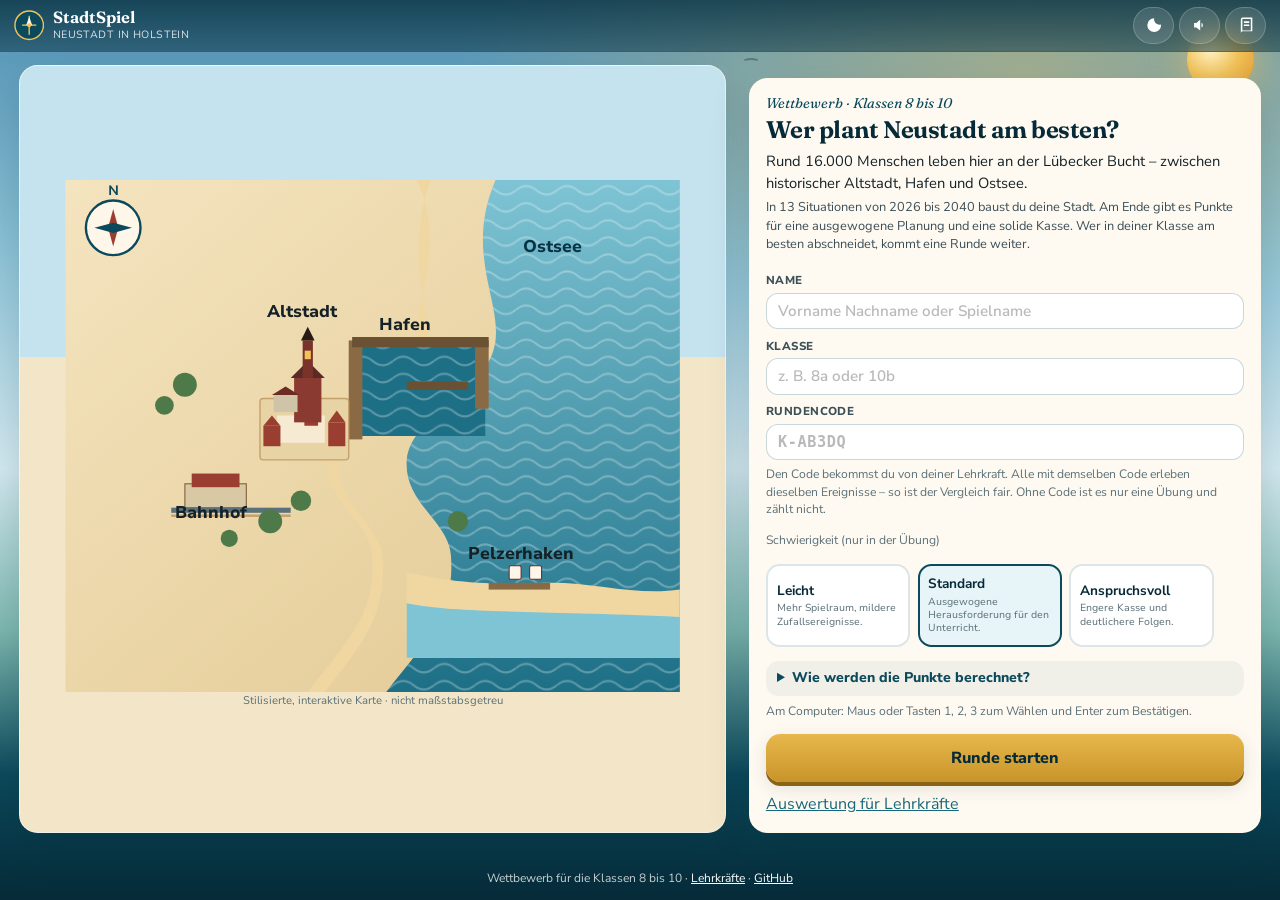
<file: index.html>
<!DOCTYPE html>
<html lang="de">
<head>
  <meta charset="UTF-8">
  <meta name="viewport" content="width=device-width, initial-scale=1, viewport-fit=cover">
  <meta name="theme-color" content="#0b4a5c">
  <meta name="description" content="StadtSpiel-Wettbewerb: Stadtplanung in Neustadt in Holstein für die Klassen 8 bis 10. Am PC spielen, Punkte vergleichen, die besten kommen weiter.">
  <title>StadtSpiel-Wettbewerb – Neustadt in Holstein</title>
  <link rel="icon" href="favicon.svg" type="image/svg+xml">
  <link rel="manifest" href="manifest.webmanifest">
  <link rel="apple-touch-icon" href="favicon.svg">
  <link rel="preconnect" href="https://fonts.googleapis.com">
  <link rel="preconnect" href="https://fonts.gstatic.com" crossorigin>
  <link href="https://fonts.googleapis.com/css2?family=Fraunces:ital,opsz,wght@0,9..144,500;0,9..144,700;1,9..144,500&family=Nunito+Sans:wght@400;600;700;800&display=swap" rel="stylesheet">
  <link rel="stylesheet" href="css/styles.css">
</head>
<body>
  <div class="backdrop" aria-hidden="true">
    <div class="sun"></div>
    <div class="gull"></div>
    <div class="gull"></div>
    <div class="gull"></div>
  </div>
  <div id="confetti" hidden></div>

  <div class="app">
    <header class="topbar">
      <div class="brand">
        <svg class="brand-mark" viewBox="0 0 32 32" aria-hidden="true">
          <circle cx="16" cy="16" r="15" fill="#0b4a5c" stroke="#f2c35a" stroke-width="1.5"/>
          <path d="M16 6v20M8.5 16h15" stroke="#f2c35a" stroke-width="1.4"/>
          <path d="M16 7.2l3.2 8.8H12.8L16 7.2z" fill="#fff6ea"/>
          <circle cx="16" cy="16" r="2.1" fill="#f2c35a"/>
        </svg>
        <div>
          <strong>StadtSpiel</strong>
          <span>Neustadt in Holstein</span>
        </div>
      </div>
      <div class="top-actions">
        <button class="icon-btn" id="btn-theme" type="button" aria-pressed="false" aria-label="Dunkles Design">
          <svg viewBox="0 0 24 24" aria-hidden="true"><path fill="currentColor" d="M12 3a9 9 0 1 0 9 9c0-.3 0-.6-.1-.9A7 7 0 0 1 12 3z"/></svg><span class="visually-hidden">Design</span>
        </button>
        <button class="icon-btn" id="btn-sound" type="button" aria-pressed="false" aria-label="Ton aus">
          <svg viewBox="0 0 24 24" aria-hidden="true"><path fill="currentColor" d="M4 9v6h3l5 4V5L7 9H4zm11.5 3a3.5 3.5 0 0 0-1.8-3.1v6.2A3.5 3.5 0 0 0 15.5 12z"/></svg><span class="visually-hidden">Ton aus</span>
        </button>
        <button class="icon-btn" id="btn-glossary" type="button" aria-label="Lexikon">
          <svg viewBox="0 0 24 24" aria-hidden="true"><path fill="currentColor" d="M5 4.5A2.5 2.5 0 0 1 7.5 2H20v18H7.5A2.5 2.5 0 0 0 5 22.5V4.5zM7.5 4A.5.5 0 0 0 7 4.5V19h11V4H7.5z"/><path fill="currentColor" d="M9 7h7v2H9V7zm0 4h7v2H9v-2z"/></svg><span class="visually-hidden">Lexikon</span>
        </button>
      </div>
    </header>

    <main>
      <section id="screen-start" class="screen active">
        <div class="card map-wrap">
          <svg id="intro-map" class="map-svg" viewBox="0 0 360 300" role="img" aria-labelledby="map-title map-desc" data-weather="fair" data-year="2026">
  <title id="intro-map-title">Interaktive Karte von Neustadt in Holstein</title>
  <desc id="intro-map-desc">Ostsee im Osten, Hafen und Altstadt in der Mitte, Pelzerhaken im Süden. Marker zeigen Planungssituationen. Nicht maßstabsgetreu.</desc>
  <defs>
    <linearGradient id="intro-water" x1="0" y1="0" x2="0" y2="1">
      <stop offset="0" stop-color="#7ec4d4"/><stop offset="1" stop-color="#1d6f86"/>
    </linearGradient>
    <linearGradient id="intro-land" x1="0" y1="0" x2="1" y2="1">
      <stop offset="0" stop-color="#f4e4bf"/><stop offset="1" stop-color="#e2c891"/>
    </linearGradient>
    <pattern id="intro-waves" width="24" height="10" patternUnits="userSpaceOnUse">
      <path d="M0 6 q6 -5 12 0 t12 0" fill="none" stroke="#ffffff" stroke-opacity="0.28" stroke-width="1.2"/>
    </pattern>
    <linearGradient id="intro-dusk" x1="0" y1="0" x2="0" y2="1">
      <stop offset="0" stop-color="#1a3350" stop-opacity="0.35"/><stop offset="1" stop-color="#0b1c28" stop-opacity="0.15"/>
    </linearGradient>
  </defs>
  <rect width="360" height="300" fill="url(#intro-land)"/>
  <path fill="url(#intro-water)" d="M210 0h150v300H188c22-28 40-46 38-78 0-22-28-32-26-58 3-28 48-38 52-70 3-24-18-52 0-94z"/>
  <path fill="url(#intro-waves)" class="wave" d="M210 0h150v300H188c22-28 40-46 38-78 0-22-28-32-26-58 3-28 48-38 52-70 3-24-18-52 0-94z"/>
  <path d="M206 0c18 40-2 70 0 94-4 32-49 42-52 70-2 26 26 36 26 58 2 32-16 50-38 78l10 0c20-26 36-44 34-76 0-22-28-34-26-58 3-28 48-40 52-70 2-22-14-50 2-96z" fill="#f0d7a2"/>
  <!-- Hafenbecken -->
  <path d="M168 96h78v54H168z" fill="#1d6f86"/>
  <path d="M168 96h78v54H168z" fill="url(#intro-waves)"/>
  <rect x="166" y="94" width="8" height="58" fill="#8a6a45"/>
  <rect x="240" y="94" width="8" height="40" fill="#8a6a45"/>
  <rect x="168" y="92" width="80" height="6" fill="#6b5134"/>
  <rect x="200" y="118" width="36" height="5" fill="#6b5134"/>
  <g class="layer layer-hafen-green">
    <rect x="172" y="98" width="70" height="12" fill="#6b8f4e"/>
    <circle cx="180" cy="104" r="5" fill="#2f6b4f"/>
    <circle cx="198" cy="103" r="6" fill="#4e7a4a"/>
    <circle cx="220" cy="105" r="5.5" fill="#2f6b4f"/>
    <path d="M176 128 l40 0 2 4 -44 0z" fill="#c9a36a"/>
  </g>
  <g class="layer layer-hafen-mix">
    <rect x="174" y="100" width="14" height="16" fill="#cfc4a8"/>
    <path d="M173 100h16l-8-6z" fill="#9a3e32"/>
    <rect x="192" y="102" width="12" height="14" fill="#e8d3a4"/>
    <path d="M191 102h14l-7-5z" fill="#0b4a5c"/>
    <rect x="208" y="100" width="16" height="16" fill="#d8c8a4"/>
    <path d="M207 100h18l-9-6z" fill="#9a3e32"/>
  </g>
  <g class="layer layer-hafen-industry">
    <rect x="176" y="99" width="8" height="22" fill="#5b7179"/>
    <rect x="188" y="106" width="18" height="12" fill="#3d4f57"/>
    <rect x="214" y="100" width="6" height="24" fill="#6d2b23"/>
    <path d="M184 132 l16 0 3 5 -22 0z" fill="#9a3e32"/>
    <path d="M208 134 l18 0 3 5 -24 0z" fill="#fff6ea" stroke="#0b4a5c" stroke-width="0.6"/>
  </g>
  <g class="layer layer-heat-strong">
    <path d="M160 150 q20 10 40 4 t50 6" fill="none" stroke="#c44b38" stroke-width="2.4" stroke-dasharray="4 3"/>
    <circle cx="236" cy="118" r="7" fill="#c44b38" stroke="#fff6ea" stroke-width="1"/>
  </g>
  <g class="layer layer-heat-medium">
    <circle cx="236" cy="118" r="7" fill="#e08a4d" stroke="#fff6ea" stroke-width="1"/>
  </g>
  <!-- Altstadt base -->
  <g transform="translate(86,86)">
    <rect x="28" y="42" width="52" height="36" fill="#e8d3a4" stroke="#c4a06a" stroke-width="0.8" rx="2"/>
    <rect x="38" y="52" width="28" height="16" fill="#f7ead3"/>
    <g fill="#9a3e32">
      <path d="M30 58h10v12H30z"/><path d="M30 58l5-6 5 6z"/>
      <path d="M68 56h10v14H68z"/><path d="M68 56l5-7 5 7z"/>
      <path d="M54 48h8v10h-8z"/><path d="M54 48l4-5 4 5z"/>
    </g>
    <g transform="translate(42,8)">
      <rect x="6" y="22" width="16" height="26" fill="#8a3a30"/>
      <path d="M4 22h20l-10-10z" fill="#5c2a24"/>
      <rect x="11" y="0" width="6" height="22" fill="#7a332b"/>
      <path d="M10 0h8l-4-8z" fill="#2a1a16"/>
      <rect x="12.2" y="6" width="3.6" height="5" fill="#f2c35a"/>
    </g>
    <rect x="36" y="40" width="14" height="10" fill="#cfc4a8"/>
    <path d="M35 40h16l-8-5z" fill="#6d2b23"/>
  </g>
  <g class="layer layer-solar">
    <rect x="116" y="140" width="9" height="5" fill="#1b3a6b" transform="rotate(-20 120 142)"/>
    <rect x="154" y="138" width="9" height="5" fill="#1b3a6b" transform="rotate(-18 158 140)"/>
    <rect x="132" y="128" width="8" height="4" fill="#1b3a6b" transform="rotate(-16 136 130)"/>
  </g>
  <g class="layer layer-modern">
    <rect x="128" y="150" width="14" height="22" fill="#8aa4b0"/>
    <rect x="130" y="153" width="4" height="5" fill="#eaf6fa"/>
    <rect x="136" y="153" width="4" height="5" fill="#eaf6fa"/>
  </g>
  <g class="layer layer-infill">
    <rect x="150" y="152" width="10" height="14" fill="#c46a3a"/>
    <path d="M149 152h12l-6-5z" fill="#5c2a24"/>
  </g>
  <g class="layer layer-social">
    <rect x="100" y="158" width="22" height="14" fill="#d8c8a4" stroke="#0b4a5c" stroke-width="0.7"/>
    <rect x="104" y="162" width="5" height="5" fill="#2a1a16"/>
    <rect x="112" y="162" width="5" height="5" fill="#2a1a16"/>
  </g>
  <g class="layer layer-market-busy">
    <circle cx="138" cy="148" r="3" fill="#c44b38"/>
    <circle cx="146" cy="150" r="2.5" fill="#f2c35a"/>
    <circle cx="132" cy="152" r="2.5" fill="#2f6b4f"/>
    <rect x="126" y="154" width="20" height="3" fill="#fff6ea"/>
  </g>
  <g class="layer layer-youth">
    <rect x="108" y="168" width="16" height="10" fill="#2a8aa0"/>
    <path d="M107 168h18l-9-6z" fill="#0b4a5c"/>
    <circle cx="116" cy="176" r="2" fill="#f2c35a"/>
  </g>
  <g class="layer layer-holiday">
    <rect x="158" y="160" width="8" height="8" fill="#fff6ea" stroke="#c46a3a" stroke-width="0.7"/>
    <rect x="168" y="162" width="8" height="8" fill="#fff6ea" stroke="#c46a3a" stroke-width="0.7"/>
  </g>
  <!-- Bahnhof -->
  <g transform="translate(70,168)">
    <rect x="0" y="10" width="36" height="14" fill="#d8c8a4" stroke="#8a6a45" stroke-width="0.7"/>
    <rect x="4" y="4" width="28" height="8" fill="#9a3e32"/>
    <rect x="-8" y="24" width="70" height="3" fill="#5b7179"/>
    <rect x="-8" y="28" width="70" height="1.4" fill="#c4a06a"/>
  </g>
  <g class="layer layer-rail">
    <path d="M62 200 q40 18 80 8 t90 20" fill="none" stroke="#d9a441" stroke-width="2.2" stroke-dasharray="6 4"/>
    <circle cx="88" cy="200" r="4" fill="#d9a441"/>
  </g>
  <g class="layer layer-bus">
    <path d="M88 200 q30 -20 70 -10 t80 40" fill="none" stroke="#1b6f86" stroke-width="2" stroke-dasharray="5 4"/>
  </g>
  <g class="layer layer-walk">
    <path d="M126 160 q30 20 40 40 t50 50" fill="none" stroke="#2f6b4f" stroke-width="2.2" stroke-linecap="round"/>
  </g>
  <g class="layer layer-cars">
    <rect x="150" y="170" width="7" height="4" rx="1" fill="#3d4f57"/>
    <rect x="160" y="176" width="7" height="4" rx="1" fill="#9a3e32"/>
    <rect x="148" y="182" width="7" height="4" rx="1" fill="#0b4a5c"/>
  </g>
  <!-- Trees base -->
  <g fill="#4e7a4a">
    <circle cx="70" cy="120" r="7"/><circle cx="58" cy="132" r="5.5"/>
    <circle cx="120" cy="200" r="7"/><circle cx="138" cy="188" r="6"/>
    <circle cx="96" cy="210" r="5"/><circle cx="230" cy="200" r="6"/>
  </g>
  <g class="layer layer-trees-mid">
    <circle cx="80" cy="148" r="6" fill="#2f6b4f"/>
    <circle cx="200" cy="188" r="6" fill="#4e7a4a"/>
  </g>
  <g class="layer layer-trees-high">
    <circle cx="80" cy="148" r="7" fill="#2f6b4f"/>
    <circle cx="52" cy="160" r="7" fill="#4e7a4a"/>
    <circle cx="200" cy="188" r="7" fill="#2f6b4f"/>
    <circle cx="214" cy="176" r="6" fill="#4e7a4a"/>
    <circle cx="164" cy="200" r="6" fill="#2f6b4f"/>
    <circle cx="100" cy="120" r="6" fill="#4e7a4a"/>
  </g>
  <!-- Pelzerhaken beach -->
  <path d="M200 230c20 4 40 8 80 6 28-1 54 8 80 4v40H200z" fill="#f0d7a2"/>
  <path d="M200 248c30 6 70 4 160 8v24H200z" fill="#7ec4d4"/>
  <rect x="248" y="236" width="36" height="4" fill="#8a6a45"/>
  <rect x="260" y="226" width="7" height="8" rx="1" fill="#fff6ea" stroke="#6d2b23" stroke-width="0.6"/>
  <rect x="272" y="226" width="7" height="8" rx="1" fill="#fff6ea" stroke="#6d2b23" stroke-width="0.6"/>
  <g class="layer layer-beach-busy">
    <rect x="236" y="226" width="7" height="8" rx="1" fill="#fff6ea" stroke="#6d2b23" stroke-width="0.6"/>
    <rect x="248" y="224" width="7" height="8" rx="1" fill="#fff6ea" stroke="#6d2b23" stroke-width="0.6"/>
    <rect x="284" y="226" width="7" height="8" rx="1" fill="#fff6ea" stroke="#6d2b23" stroke-width="0.6"/>
    <rect x="296" y="225" width="7" height="8" rx="1" fill="#fff6ea" stroke="#6d2b23" stroke-width="0.6"/>
  </g>
  <g class="layer layer-beach-nature">
    <path d="M220 232 q20 -10 40 -2 t50 -2" fill="#c4a06a"/>
    <path d="M230 228 q16 -8 30 0" fill="#6b8f4e"/>
  </g>
  <g class="layer layer-wall">
    <path d="M210 242 h140" stroke="#5b7179" stroke-width="5" stroke-linecap="round"/>
    <path d="M210 239 h140" stroke="#fff6ea" stroke-width="1.2" opacity="0.5"/>
  </g>
  <g class="layer layer-dunes">
    <path d="M214 236 q24 -14 50 -2 t60 -4 t40 2" fill="#e2c891"/>
    <path d="M220 232 q20 -10 40 0 t50 -2" fill="#6b8f4e" opacity="0.85"/>
  </g>
  <g class="layer layer-path">
    <path d="M200 200 q20 16 30 32 t40 16" fill="none" stroke="#6b5134" stroke-width="2.2" stroke-dasharray="5 3"/>
  </g>
  <g class="layer layer-path-touristic">
    <path d="M200 200 q20 16 30 32 t40 16" fill="none" stroke="#8a6a45" stroke-width="3.2"/>
    <rect x="226" y="220" width="10" height="5" fill="#c9a36a"/>
  </g>
  <g class="layer layer-sprawl">
    <g transform="translate(18,200)">
      <rect width="12" height="10" fill="#d8c8a4"/><path d="M-1 0h14l-7-6z" fill="#9a3e32"/>
      <rect x="16" y="4" width="12" height="10" fill="#e8d3a4"/><path d="M15 4h14l-7-6z" fill="#6d2b23"/>
      <rect x="8" y="16" width="12" height="10" fill="#d8c8a4"/><path d="M7 16h14l-7-6z" fill="#9a3e32"/>
    </g>
  </g>
  <g class="layer layer-edge-shop">
    <rect x="20" y="176" width="28" height="14" fill="#5b7179"/>
    <rect x="24" y="180" width="8" height="6" fill="#f2c35a"/>
  </g>
  <!-- weather overlays -->
  <g class="layer layer-storm">
    <rect width="360" height="300" fill="#1a2a38" opacity="0.28"/>
    <path d="M40 40h50l-10 16h20l-40 28 12-20h-18z" fill="#9aa8b0" opacity="0.7"/>
    <path d="M200 28h60l-12 18h24l-48 30 14-22h-20z" fill="#c5ced3" opacity="0.75"/>
    <path d="M80 0 v40 M90 0 v50 M110 0 v30" stroke="#a9c0cc" stroke-width="1.2" opacity="0.7"/>
  </g>
  <g class="layer layer-heatwave">
    <rect width="360" height="300" fill="#e08a4d" opacity="0.22"/>
  </g>
  <rect class="layer layer-dusk" width="360" height="300" fill="url(#intro-dusk)"/>
  <!-- Labels -->
  <g font-family="Nunito Sans, Segoe UI, sans-serif" font-size="10" font-weight="800" fill="#142228">
    <text x="118" y="80">Altstadt</text>
    <text x="184" y="88">Hafen</text>
    <text x="64" y="198">Bahnhof</text>
    <text x="236" y="222">Pelzerhaken</text>
    <text x="268" y="42" fill="#073445">Ostsee</text>
  </g>
  <g transform="translate(28,28)">
    <circle r="16" fill="#fff6ea" stroke="#0b4a5c" stroke-width="1.4"/>
    <path d="M0-11 L3 0 0 11 -3 0z" fill="#9a3e32"/>
    <path d="M-11 0 L0 3 11 0 0-3z" fill="#0b4a5c"/>
    <text y="-19" text-anchor="middle" font-size="8" font-weight="700" fill="#0b4a5c" font-family="Nunito Sans, sans-serif">N</text>
  </g>
  <!-- Pins -->
  <g class="map-pin intro-pin" data-place="hafen"  role="button" aria-label="Hafenwestseite">
    <circle class="pin-hit" cx="210" cy="112" r="16"/><circle class="pin-ring" cx="210" cy="112" r="8"/><circle class="pin-dot" cx="210" cy="112" r="6"/>
  </g>
  <g class="map-pin intro-pin" data-place="altstadt"  role="button" aria-label="Altstadt">
    <circle class="pin-hit" cx="138" cy="118" r="16"/><circle class="pin-ring" cx="138" cy="118" r="8"/><circle class="pin-dot" cx="138" cy="118" r="6"/>
  </g>
  <g class="map-pin intro-pin" data-place="wohnen"  role="button" aria-label="Wohnen nahe Hafen">
    <circle class="pin-hit" cx="168" cy="168" r="16"/><circle class="pin-ring" cx="168" cy="168" r="8"/><circle class="pin-dot" cx="168" cy="168" r="6"/>
  </g>
  <g class="map-pin intro-pin" data-place="verkehr"  role="button" aria-label="Innenstadtverkehr">
    <circle class="pin-hit" cx="148" cy="178" r="16"/><circle class="pin-ring" cx="148" cy="178" r="8"/><circle class="pin-dot" cx="148" cy="178" r="6"/>
  </g>
  <g class="map-pin intro-pin" data-place="pelzerhaken"  role="button" aria-label="Pelzerhaken">
    <circle class="pin-hit" cx="270" cy="228" r="16"/><circle class="pin-ring" cx="270" cy="228" r="8"/><circle class="pin-dot" cx="270" cy="228" r="6"/>
  </g>
  <g class="map-pin intro-pin" data-place="stadtrand"  role="button" aria-label="Stadtrand">
    <circle class="pin-hit" cx="36" cy="210" r="16"/><circle class="pin-ring" cx="36" cy="210" r="8"/><circle class="pin-dot" cx="36" cy="210" r="6"/>
  </g>
  <g class="map-pin intro-pin" data-place="ufer"  role="button" aria-label="Uferweg">
    <circle class="pin-hit" cx="228" cy="200" r="16"/><circle class="pin-ring" cx="228" cy="200" r="8"/><circle class="pin-dot" cx="228" cy="200" r="6"/>
  </g>
  <g class="map-pin intro-pin" data-place="strand"  role="button" aria-label="Strand">
    <circle class="pin-hit" cx="300" cy="236" r="16"/><circle class="pin-ring" cx="300" cy="236" r="8"/><circle class="pin-dot" cx="300" cy="236" r="6"/>
  </g>
  <g class="map-pin intro-pin" data-place="gruen"  role="button" aria-label="Stadtgrün">
    <circle class="pin-hit" cx="70" cy="128" r="16"/><circle class="pin-ring" cx="70" cy="128" r="8"/><circle class="pin-dot" cx="70" cy="128" r="6"/>
  </g>
  <g class="map-pin intro-pin" data-place="bahnhof"  role="button" aria-label="Bahnhof">
    <circle class="pin-hit" cx="88" cy="186" r="16"/><circle class="pin-ring" cx="88" cy="186" r="8"/><circle class="pin-dot" cx="88" cy="186" r="6"/>
  </g>
  <g class="map-pin intro-pin" data-place="markt"  role="button" aria-label="Markt">
    <circle class="pin-hit" cx="124" cy="156" r="16"/><circle class="pin-ring" cx="124" cy="156" r="8"/><circle class="pin-dot" cx="124" cy="156" r="6"/>
  </g>
  <g class="map-pin intro-pin" data-place="jugend"  role="button" aria-label="Treffpunkte">
    <circle class="pin-hit" cx="116" cy="176" r="16"/><circle class="pin-ring" cx="116" cy="176" r="8"/><circle class="pin-dot" cx="116" cy="176" r="6"/>
  </g>
</svg>
          <p class="map-caption">Stilisierte, interaktive Karte · nicht maßstabsgetreu</p>
        </div>
        <div class="card" id="start-card">
          <p class="kicker">Wettbewerb · Klassen 8 bis 10</p>
          <h1>Wer plant Neustadt am besten?</h1>
          <p class="lead">Rund 16.000 Menschen leben hier an der Lübecker Bucht – zwischen historischer Altstadt, Hafen und Ostsee.</p>
          <p class="body-text">In 13 Situationen von 2026 bis 2040 baust du deine Stadt. Am Ende gibt es Punkte für eine ausgewogene Planung und eine solide Kasse. Wer in deiner Klasse am besten abschneidet, kommt eine Runde weiter.</p>
          <div class="start-grid">
            <label class="class-field" for="player-name">Name</label>
            <input class="code-input name-input" id="player-name" maxlength="24" placeholder="Vorname Nachname oder Spielname" autocomplete="name" spellcheck="false">
            <label class="class-field" for="player-class">Klasse</label>
            <input class="code-input name-input" id="player-class" maxlength="8" placeholder="z. B. 8a oder 10b" autocomplete="off" spellcheck="false">
            <label class="class-field" for="class-code-input">Rundencode</label>
            <input class="code-input" id="class-code-input" maxlength="10" placeholder="K-AB3DQ" autocomplete="off" spellcheck="false" aria-describedby="class-code-hint">
          </div>
          <p class="hint" id="class-code-hint">Den Code bekommst du von deiner Lehrkraft. Alle mit demselben Code erleben dieselben Ereignisse – so ist der Vergleich fair. Ohne Code ist es nur eine Übung und zählt nicht.</p>
          <p class="hint" id="start-error" hidden></p>
          <div id="diff-wrap">
            <p class="hint" style="margin-top:0.85rem;">Schwierigkeit (nur in der Übung)</p>
            <div class="diff-row" id="diff-buttons"></div>
          </div>
          <p class="hint" id="diff-locked" hidden>Im Wettbewerb spielen alle auf der Stufe „Standard“, damit die Punkte vergleichbar sind.</p>
          <details class="formula-box">
            <summary>Wie werden die Punkte berechnet?</summary>
            <ol>
              <li><strong>Grundwert:</strong> Durchschnitt aus Wohnen, Grün &amp; Klima und Wirtschaft.</li>
              <li><strong>Abzug für Ungleichgewicht:</strong> Liegen bester und schwächster Wert mehr als 20 Punkte auseinander, gibt es Abzug: (Abstand − 20) × 0,45.</li>
              <li><strong>Abzug für Krise:</strong> Jeder Bereich unter 35 kostet extra Punkte, unter 20 noch einmal.</li>
              <li><strong>Kasse:</strong> Minus bei Schulden (höchstens 18 Punkte). Plus bei einem Polster (höchstens 8 Punkte, 0,08 je Kassenpunkt).</li>
            </ol>
            <p>Die Endpunktzahl liegt zwischen 0 und 100 und wird auf eine ganze Zahl gerundet. Die genaue Rechnung siehst du am Ende.</p>
          </details>
          <p class="hint key-hint">Am Computer: Maus oder Tasten 1, 2, 3 zum Wählen und Enter zum Bestätigen.</p>
          <div class="actions">
            <button class="btn btn-gold" id="btn-start">Runde starten</button>
            <button class="btn btn-ghost" id="btn-continue" hidden>Spielstand fortsetzen</button>
          </div>
          <div class="link-row">
            <a href="lehrkraefte.html">Auswertung für Lehrkräfte</a>
          </div>
        </div>
      </section>

      <section id="screen-play" class="screen">
        <div class="hud">
          <div class="hud-badge" id="hud-year">2026</div>
          <div class="hud-badge" id="hud-budget-wrap">Kasse <span id="hud-budget">80</span></div>
          <div class="hud-progress" id="hud-progress">1 / 13</div>
        </div>
        <div class="stats" aria-live="polite">
          <div class="stat"><div class="stat-label">Wohnen</div><div class="stat-track"><div class="stat-fill wohnen" data-stat="wohnen" style="width:50%"></div></div><div class="stat-value" data-stat="wohnen">50</div></div>
          <div class="stat"><div class="stat-label">Grün &amp; Klima</div><div class="stat-track"><div class="stat-fill gruen" data-stat="gruen" style="width:50%"></div></div><div class="stat-value" data-stat="gruen">50</div></div>
          <div class="stat"><div class="stat-label">Wirtschaft</div><div class="stat-track"><div class="stat-fill wirtschaft" data-stat="wirtschaft" style="width:50%"></div></div><div class="stat-value" data-stat="wirtschaft">50</div></div>
        </div>
        <div class="map-stage" id="map-stage">
          <div class="map-controls">
            <button type="button" class="icon-btn" id="btn-map-expand" aria-label="Karte vergrößern" aria-pressed="false"><svg viewBox="0 0 24 24" aria-hidden="true"><path fill="currentColor" d="M4 10V4h6v2H6v4H4zm10-6h6v6h-2V6h-4V4zM4 14h2v4h4v2H4v-6zm16 0v6h-6v-2h4v-4h2z"/></svg><span class="visually-hidden">Karte vergrößern</span></button>
            <button type="button" class="icon-btn" id="btn-map-in" aria-label="Heranzoomen"><svg viewBox="0 0 24 24" aria-hidden="true"><path fill="currentColor" d="M11 5h2v6h6v2h-6v6h-2v-6H5v-2h6z"/></svg><span class="visually-hidden">Heranzoomen</span></button>
            <button type="button" class="icon-btn" id="btn-map-out" aria-label="Herauszoomen"><svg viewBox="0 0 24 24" aria-hidden="true"><path fill="currentColor" d="M5 11h14v2H5z"/></svg><span class="visually-hidden">Herauszoomen</span></button>
          </div>
          <div class="timelapse-caption" id="timelapse-caption" hidden></div>
          <svg id="stadt-map" class="map-svg" viewBox="0 0 360 500" preserveAspectRatio="xMidYMid meet" role="img" aria-labelledby="map-title map-desc" data-weather="fair" data-year="2026">
  <title id="map-title">Interaktive Karte von Neustadt in Holstein</title>
  <desc id="map-desc">Ostsee im Osten, Hafen und Altstadt in der Mitte, Pelzerhaken im Süden. Marker zeigen Planungssituationen. Nicht maßstabsgetreu.</desc>
  <defs>
    <linearGradient id="water" x1="0" y1="0" x2="0" y2="1">
      <stop offset="0" stop-color="#7ec4d4"/><stop offset="1" stop-color="#1d6f86"/>
    </linearGradient>
    <linearGradient id="land" x1="0" y1="0" x2="1" y2="1">
      <stop offset="0" stop-color="#f4e4bf"/><stop offset="1" stop-color="#e2c891"/>
    </linearGradient>
    <pattern id="waves" width="24" height="10" patternUnits="userSpaceOnUse">
      <path d="M0 6 q6 -5 12 0 t12 0" fill="none" stroke="#ffffff" stroke-opacity="0.28" stroke-width="1.2"/>
    </pattern>
    <linearGradient id="dusk" x1="0" y1="0" x2="0" y2="1">
      <stop offset="0" stop-color="#1a3350" stop-opacity="0.35"/><stop offset="1" stop-color="#0b1c28" stop-opacity="0.15"/>
    </linearGradient>
  </defs>
  <g id="map-pan">
    <rect width="360" height="500" fill="url(#land)"/>
    <path fill="url(#water)" d="M214 0h146v500H200c18-30 46-50 40-86 8-28-20-48-8-86 16-40 52-48 48-96 0-28-22-54 8-92 8-16-6-48 14-140z"/>
    <path fill="url(#waves)" class="wave" d="M214 0h146v500H200c18-30 46-50 40-86 8-28-20-48-8-86 16-40 52-48 48-96 0-28-22-54 8-92 8-16-6-48 14-140z"/>
    <path fill="url(#waves)" class="wave2" opacity="0.55" d="M220 0h140v500H208c16-30 42-52 36-88 8-28-18-46-6-84 16-40 50-50 46-98 0-26-20-54 8-90 8-18-4-50 16-140z"/>
    <!-- Hinterland -->
    <path d="M0 0h220v70H0z" fill="#d9c48a"/>
    <path d="M0 38h200" stroke="#c4a06a" stroke-width="7" fill="none"/>
    <path d="M0 38h200" stroke="#e8d7a8" stroke-width="2.2" fill="none" stroke-dasharray="8 6"/>
    <circle cx="36" cy="22" r="10" fill="#4e7a4a"/>
    <circle cx="52" cy="20" r="8" fill="#2f6b4f"/>
    <circle cx="86" cy="18" r="11" fill="#3f7a4a"/>
    <circle cx="120" cy="24" r="9" fill="#2f6b4f"/>
    <circle cx="158" cy="16" r="8" fill="#4e7a4a"/>
    <g class="district-label" transform="translate(78,54)">
      <rect x="-36" y="-8" width="72" height="13" rx="6.5" fill="#fff6ea" fill-opacity="0.92"/>
      <text text-anchor="middle" y="3">Hinterland</text>
    </g><g class="district-label" transform="translate(300,40)">
      <rect x="-24" y="-8" width="48" height="13" rx="6.5" fill="#0b4a5c" fill-opacity="0.8"/>
      <text text-anchor="middle" y="3" fill="#fff6ea">Ostsee</text>
    </g>
    <g id="map-town" transform="translate(0,40)">

  <rect width="360" height="300" fill="url(#land)"/>
  <path fill="url(#water)" d="M210 0h150v300H188c22-28 40-46 38-78 0-22-28-32-26-58 3-28 48-38 52-70 3-24-18-52 0-94z"/>
  <path fill="url(#waves)" class="wave" d="M210 0h150v300H188c22-28 40-46 38-78 0-22-28-32-26-58 3-28 48-38 52-70 3-24-18-52 0-94z"/>
  <path d="M206 0c18 40-2 70 0 94-4 32-49 42-52 70-2 26 26 36 26 58 2 32-16 50-38 78l10 0c20-26 36-44 34-76 0-22-28-34-26-58 3-28 48-40 52-70 2-22-14-50 2-96z" fill="#f0d7a2"/>
  <!-- Hafenbecken -->
  <path d="M168 96h78v54H168z" fill="#1d6f86"/>
  <path d="M168 96h78v54H168z" fill="url(#waves)"/>
  <rect x="166" y="94" width="8" height="58" fill="#8a6a45"/>
  <rect x="240" y="94" width="8" height="40" fill="#8a6a45"/>
  <rect x="168" y="92" width="80" height="6" fill="#6b5134"/>
  <rect x="200" y="118" width="36" height="5" fill="#6b5134"/>
  <g class="layer layer-hafen-green">
    <rect x="172" y="98" width="70" height="12" fill="#6b8f4e"/>
    <circle cx="180" cy="104" r="5" fill="#2f6b4f"/>
    <circle cx="198" cy="103" r="6" fill="#4e7a4a"/>
    <circle cx="220" cy="105" r="5.5" fill="#2f6b4f"/>
    <path d="M176 128 l40 0 2 4 -44 0z" fill="#c9a36a"/>
  </g>
  <g class="layer layer-hafen-mix">
    <rect x="174" y="100" width="14" height="16" fill="#cfc4a8"/>
    <path d="M173 100h16l-8-6z" fill="#9a3e32"/>
    <rect x="192" y="102" width="12" height="14" fill="#e8d3a4"/>
    <path d="M191 102h14l-7-5z" fill="#0b4a5c"/>
    <rect x="208" y="100" width="16" height="16" fill="#d8c8a4"/>
    <path d="M207 100h18l-9-6z" fill="#9a3e32"/>
  </g>
  <g class="layer layer-hafen-industry">
    <rect x="176" y="99" width="8" height="22" fill="#5b7179"/>
    <rect x="188" y="106" width="18" height="12" fill="#3d4f57"/>
    <rect x="214" y="100" width="6" height="24" fill="#6d2b23"/>
    <path d="M184 132 l16 0 3 5 -22 0z" fill="#9a3e32"/>
    <path d="M208 134 l18 0 3 5 -24 0z" fill="#fff6ea" stroke="#0b4a5c" stroke-width="0.6"/>
  </g>
  <g class="layer layer-heat-strong">
    <path d="M160 150 q20 10 40 4 t50 6" fill="none" stroke="#c44b38" stroke-width="2.4" stroke-dasharray="4 3"/>
    <circle cx="236" cy="118" r="7" fill="#c44b38" stroke="#fff6ea" stroke-width="1"/>
  </g>
  <g class="layer layer-heat-medium">
    <circle cx="236" cy="118" r="7" fill="#e08a4d" stroke="#fff6ea" stroke-width="1"/>
  </g>
  <!-- Altstadt base -->
  <g transform="translate(86,86)">
    <rect x="28" y="42" width="52" height="36" fill="#e8d3a4" stroke="#c4a06a" stroke-width="0.8" rx="2"/>
    <rect x="38" y="52" width="28" height="16" fill="#f7ead3"/>
    <g fill="#9a3e32">
      <path d="M30 58h10v12H30z"/><path d="M30 58l5-6 5 6z"/>
      <path d="M68 56h10v14H68z"/><path d="M68 56l5-7 5 7z"/>
      <path d="M54 48h8v10h-8z"/><path d="M54 48l4-5 4 5z"/>
    </g>
    <g transform="translate(42,8)">
      <rect x="6" y="22" width="16" height="26" fill="#8a3a30"/>
      <path d="M4 22h20l-10-10z" fill="#5c2a24"/>
      <rect x="11" y="0" width="6" height="22" fill="#7a332b"/>
      <path d="M10 0h8l-4-8z" fill="#2a1a16"/>
      <rect x="12.2" y="6" width="3.6" height="5" fill="#f2c35a"/>
    </g>
    <rect x="36" y="40" width="14" height="10" fill="#cfc4a8"/>
    <path d="M35 40h16l-8-5z" fill="#6d2b23"/>
  </g>
  <g class="layer layer-solar">
    <rect x="116" y="140" width="9" height="5" fill="#1b3a6b" transform="rotate(-20 120 142)"/>
    <rect x="154" y="138" width="9" height="5" fill="#1b3a6b" transform="rotate(-18 158 140)"/>
    <rect x="132" y="128" width="8" height="4" fill="#1b3a6b" transform="rotate(-16 136 130)"/>
  </g>
  <g class="layer layer-modern">
    <rect x="128" y="150" width="14" height="22" fill="#8aa4b0"/>
    <rect x="130" y="153" width="4" height="5" fill="#eaf6fa"/>
    <rect x="136" y="153" width="4" height="5" fill="#eaf6fa"/>
  </g>
  <g class="layer layer-infill">
    <rect x="150" y="152" width="10" height="14" fill="#c46a3a"/>
    <path d="M149 152h12l-6-5z" fill="#5c2a24"/>
  </g>
  <g class="layer layer-social">
    <rect x="100" y="158" width="22" height="14" fill="#d8c8a4" stroke="#0b4a5c" stroke-width="0.7"/>
    <rect x="104" y="162" width="5" height="5" fill="#2a1a16"/>
    <rect x="112" y="162" width="5" height="5" fill="#2a1a16"/>
  </g>
  <g class="layer layer-market-busy">
    <circle cx="138" cy="148" r="3" fill="#c44b38"/>
    <circle cx="146" cy="150" r="2.5" fill="#f2c35a"/>
    <circle cx="132" cy="152" r="2.5" fill="#2f6b4f"/>
    <rect x="126" y="154" width="20" height="3" fill="#fff6ea"/>
  </g>
  <g class="layer layer-youth">
    <rect x="108" y="168" width="16" height="10" fill="#2a8aa0"/>
    <path d="M107 168h18l-9-6z" fill="#0b4a5c"/>
    <circle cx="116" cy="176" r="2" fill="#f2c35a"/>
  </g>
  <g class="layer layer-holiday">
    <rect x="158" y="160" width="8" height="8" fill="#fff6ea" stroke="#c46a3a" stroke-width="0.7"/>
    <rect x="168" y="162" width="8" height="8" fill="#fff6ea" stroke="#c46a3a" stroke-width="0.7"/>
  </g>
  <!-- Bahnhof -->
  <g transform="translate(70,168)">
    <rect x="0" y="10" width="36" height="14" fill="#d8c8a4" stroke="#8a6a45" stroke-width="0.7"/>
    <rect x="4" y="4" width="28" height="8" fill="#9a3e32"/>
    <rect x="-8" y="24" width="70" height="3" fill="#5b7179"/>
    <rect x="-8" y="28" width="70" height="1.4" fill="#c4a06a"/>
  </g>
  <g class="layer layer-rail">
    <path d="M62 200 q40 18 80 8 t90 20" fill="none" stroke="#d9a441" stroke-width="2.2" stroke-dasharray="6 4"/>
    <circle cx="88" cy="200" r="4" fill="#d9a441"/>
  </g>
  <g class="layer layer-bus">
    <path d="M88 200 q30 -20 70 -10 t80 40" fill="none" stroke="#1b6f86" stroke-width="2" stroke-dasharray="5 4"/>
  </g>
  <g class="layer layer-walk">
    <path d="M126 160 q30 20 40 40 t50 50" fill="none" stroke="#2f6b4f" stroke-width="2.2" stroke-linecap="round"/>
  </g>
  <g class="layer layer-cars">
    <rect x="150" y="170" width="7" height="4" rx="1" fill="#3d4f57"/>
    <rect x="160" y="176" width="7" height="4" rx="1" fill="#9a3e32"/>
    <rect x="148" y="182" width="7" height="4" rx="1" fill="#0b4a5c"/>
  </g>
  <!-- Trees base -->
  <g fill="#4e7a4a">
    <circle cx="70" cy="120" r="7"/><circle cx="58" cy="132" r="5.5"/>
    <circle cx="120" cy="200" r="7"/><circle cx="138" cy="188" r="6"/>
    <circle cx="96" cy="210" r="5"/><circle cx="230" cy="200" r="6"/>
  </g>
  <g class="layer layer-trees-mid">
    <circle cx="80" cy="148" r="6" fill="#2f6b4f"/>
    <circle cx="200" cy="188" r="6" fill="#4e7a4a"/>
  </g>
  <g class="layer layer-trees-high">
    <circle cx="80" cy="148" r="7" fill="#2f6b4f"/>
    <circle cx="52" cy="160" r="7" fill="#4e7a4a"/>
    <circle cx="200" cy="188" r="7" fill="#2f6b4f"/>
    <circle cx="214" cy="176" r="6" fill="#4e7a4a"/>
    <circle cx="164" cy="200" r="6" fill="#2f6b4f"/>
    <circle cx="100" cy="120" r="6" fill="#4e7a4a"/>
  </g>
  <!-- Pelzerhaken beach -->
  <path d="M200 230c20 4 40 8 80 6 28-1 54 8 80 4v40H200z" fill="#f0d7a2"/>
  <path d="M200 248c30 6 70 4 160 8v24H200z" fill="#7ec4d4"/>
  <rect x="248" y="236" width="36" height="4" fill="#8a6a45"/>
  <rect x="260" y="226" width="7" height="8" rx="1" fill="#fff6ea" stroke="#6d2b23" stroke-width="0.6"/>
  <rect x="272" y="226" width="7" height="8" rx="1" fill="#fff6ea" stroke="#6d2b23" stroke-width="0.6"/>
  <g class="layer layer-beach-busy">
    <rect x="236" y="226" width="7" height="8" rx="1" fill="#fff6ea" stroke="#6d2b23" stroke-width="0.6"/>
    <rect x="248" y="224" width="7" height="8" rx="1" fill="#fff6ea" stroke="#6d2b23" stroke-width="0.6"/>
    <rect x="284" y="226" width="7" height="8" rx="1" fill="#fff6ea" stroke="#6d2b23" stroke-width="0.6"/>
    <rect x="296" y="225" width="7" height="8" rx="1" fill="#fff6ea" stroke="#6d2b23" stroke-width="0.6"/>
  </g>
  <g class="layer layer-beach-nature">
    <path d="M220 232 q20 -10 40 -2 t50 -2" fill="#c4a06a"/>
    <path d="M230 228 q16 -8 30 0" fill="#6b8f4e"/>
  </g>
  <g class="layer layer-wall">
    <path d="M210 242 h140" stroke="#5b7179" stroke-width="5" stroke-linecap="round"/>
    <path d="M210 239 h140" stroke="#fff6ea" stroke-width="1.2" opacity="0.5"/>
  </g>
  <g class="layer layer-dunes">
    <path d="M214 236 q24 -14 50 -2 t60 -4 t40 2" fill="#e2c891"/>
    <path d="M220 232 q20 -10 40 0 t50 -2" fill="#6b8f4e" opacity="0.85"/>
  </g>
  <g class="layer layer-path">
    <path d="M200 200 q20 16 30 32 t40 16" fill="none" stroke="#6b5134" stroke-width="2.2" stroke-dasharray="5 3"/>
  </g>
  <g class="layer layer-path-touristic">
    <path d="M200 200 q20 16 30 32 t40 16" fill="none" stroke="#8a6a45" stroke-width="3.2"/>
    <rect x="226" y="220" width="10" height="5" fill="#c9a36a"/>
  </g>
  <g class="layer layer-sprawl">
    <g transform="translate(18,200)">
      <rect width="12" height="10" fill="#d8c8a4"/><path d="M-1 0h14l-7-6z" fill="#9a3e32"/>
      <rect x="16" y="4" width="12" height="10" fill="#e8d3a4"/><path d="M15 4h14l-7-6z" fill="#6d2b23"/>
      <rect x="8" y="16" width="12" height="10" fill="#d8c8a4"/><path d="M7 16h14l-7-6z" fill="#9a3e32"/>
    </g>
  </g>
  <g class="layer layer-edge-shop">
    <rect x="20" y="176" width="28" height="14" fill="#5b7179"/>
    <rect x="24" y="180" width="8" height="6" fill="#f2c35a"/>
  </g>
  <!-- weather overlays -->
  <g class="layer layer-storm">
    <rect width="360" height="300" fill="#1a2a38" opacity="0.28"/>
    <path d="M40 40h50l-10 16h20l-40 28 12-20h-18z" fill="#9aa8b0" opacity="0.7"/>
    <path d="M200 28h60l-12 18h24l-48 30 14-22h-20z" fill="#c5ced3" opacity="0.75"/>
    <path d="M80 0 v40 M90 0 v50 M110 0 v30" stroke="#a9c0cc" stroke-width="1.2" opacity="0.7"/>
  </g>
  <g class="layer layer-heatwave">
    <rect width="360" height="300" fill="#e08a4d" opacity="0.22"/>
  </g>
  <rect class="layer layer-dusk" width="360" height="300" fill="url(#dusk)"/>
  <!-- Labels -->
  <g font-family="Nunito Sans, Segoe UI, sans-serif" font-size="10" font-weight="800" fill="#142228">
    <text x="118" y="80">Altstadt</text>
    <text x="184" y="88">Hafen</text>
    <text x="64" y="198">Bahnhof</text>
    <text x="236" y="222">Pelzerhaken</text>
    <text x="268" y="42" fill="#073445">Ostsee</text>
  </g>
  <g transform="translate(28,28)">
    <circle r="16" fill="#fff6ea" stroke="#0b4a5c" stroke-width="1.4"/>
    <path d="M0-11 L3 0 0 11 -3 0z" fill="#9a3e32"/>
    <path d="M-11 0 L0 3 11 0 0-3z" fill="#0b4a5c"/>
    <text y="-19" text-anchor="middle" font-size="8" font-weight="700" fill="#0b4a5c" font-family="Nunito Sans, sans-serif">N</text>
  </g>
  <!-- Pins -->
  <g class="map-pin" data-place="hafen" tabindex="0" role="button" aria-label="Hafenwestseite">
    <circle class="pin-hit" cx="210" cy="112" r="16"/><circle class="pin-ring" cx="210" cy="112" r="8"/><circle class="pin-dot" cx="210" cy="112" r="6"/>
  </g>
  <g class="map-pin" data-place="altstadt" tabindex="0" role="button" aria-label="Altstadt">
    <circle class="pin-hit" cx="138" cy="118" r="16"/><circle class="pin-ring" cx="138" cy="118" r="8"/><circle class="pin-dot" cx="138" cy="118" r="6"/>
  </g>
  <g class="map-pin" data-place="wohnen" tabindex="0" role="button" aria-label="Wohnen nahe Hafen">
    <circle class="pin-hit" cx="168" cy="168" r="16"/><circle class="pin-ring" cx="168" cy="168" r="8"/><circle class="pin-dot" cx="168" cy="168" r="6"/>
  
    <text class="pin-caption" x="168" y="155" text-anchor="middle">Wohnen</text>
  </g>
  <g class="map-pin" data-place="verkehr" tabindex="0" role="button" aria-label="Innenstadtverkehr">
    <circle class="pin-hit" cx="148" cy="178" r="16"/><circle class="pin-ring" cx="148" cy="178" r="8"/><circle class="pin-dot" cx="148" cy="178" r="6"/>
  
    <text class="pin-caption" x="148" y="165" text-anchor="middle">Verkehr</text>
  </g>
  <g class="map-pin" data-place="pelzerhaken" tabindex="0" role="button" aria-label="Pelzerhaken">
    <circle class="pin-hit" cx="270" cy="228" r="16"/><circle class="pin-ring" cx="270" cy="228" r="8"/><circle class="pin-dot" cx="270" cy="228" r="6"/>
  </g>
  <g class="map-pin" data-place="stadtrand" tabindex="0" role="button" aria-label="Stadtrand">
    <circle class="pin-hit" cx="36" cy="210" r="16"/><circle class="pin-ring" cx="36" cy="210" r="8"/><circle class="pin-dot" cx="36" cy="210" r="6"/>
  
    <text class="pin-caption" x="36" y="197" text-anchor="middle">Stadtrand</text>
  </g>
  <g class="map-pin" data-place="ufer" tabindex="0" role="button" aria-label="Uferweg">
    <circle class="pin-hit" cx="228" cy="200" r="16"/><circle class="pin-ring" cx="228" cy="200" r="8"/><circle class="pin-dot" cx="228" cy="200" r="6"/>
  
    <text class="pin-caption" x="228" y="187" text-anchor="middle">Uferweg</text>
  </g>
  <g class="map-pin" data-place="strand" tabindex="0" role="button" aria-label="Strand">
    <circle class="pin-hit" cx="300" cy="236" r="16"/><circle class="pin-ring" cx="300" cy="236" r="8"/><circle class="pin-dot" cx="300" cy="236" r="6"/>
  
    <text class="pin-caption" x="300" y="223" text-anchor="middle">Strand</text>
  </g>
  <g class="map-pin" data-place="gruen" tabindex="0" role="button" aria-label="Stadtgrün">
    <circle class="pin-hit" cx="70" cy="128" r="16"/><circle class="pin-ring" cx="70" cy="128" r="8"/><circle class="pin-dot" cx="70" cy="128" r="6"/>
  
    <text class="pin-caption" x="70" y="115" text-anchor="middle">Stadtgrün</text>
  </g>
  <g class="map-pin" data-place="bahnhof" tabindex="0" role="button" aria-label="Bahnhof">
    <circle class="pin-hit" cx="88" cy="186" r="16"/><circle class="pin-ring" cx="88" cy="186" r="8"/><circle class="pin-dot" cx="88" cy="186" r="6"/>
  </g>
  <g class="map-pin" data-place="markt" tabindex="0" role="button" aria-label="Markt">
    <circle class="pin-hit" cx="124" cy="156" r="16"/><circle class="pin-ring" cx="124" cy="156" r="8"/><circle class="pin-dot" cx="124" cy="156" r="6"/>
  
    <text class="pin-caption" x="124" y="143" text-anchor="middle">Markt</text>
  </g>
  <g class="map-pin" data-place="jugend" tabindex="0" role="button" aria-label="Treffpunkte">
    <circle class="pin-hit" cx="116" cy="176" r="16"/><circle class="pin-ring" cx="116" cy="176" r="8"/><circle class="pin-dot" cx="116" cy="176" r="6"/>
  
    <text class="pin-caption" x="116" y="163" text-anchor="middle">Treffpunkt</text>
  </g>

    </g>
    <!-- Küste und Pelzerhaken, unterhalb der Stadt -->
    <!-- Naht zwischen Stadt und Südküste glätten -->
    <path fill="#f0d7a2" d="M150 318 C 200 328, 230 348, 218 378 C 208 400, 230 416, 255 426 L 188 432 C 170 400, 155 360, 148 318 Z"/>
    <path fill="#7ec4d4" d="M250 328 C 280 350, 270 390, 300 415 C 330 435, 350 430, 360 428 V 300 H 250 Z" opacity="0.35"/>

    <path fill="#f0d7a2" d="M0 330h196c12 22 28 48 18 78-8 26 16 44 28 70H0z"/>
    <path fill="#e8c988" d="M0 430h250c20 20 40 28 70 28H0z" opacity="0.7"/>
    <path fill="#f3e2b6" d="M200 400c20 16 50 28 90 34 18 4 40 8 70 6v60H188c8-22 20-44 12-64z"/>
    <!-- Steg und Strand -->
    <rect x="248" y="418" width="54" height="7" fill="#6b5134" transform="rotate(-8 248 418)"/>
    <rect x="296" y="410" width="8" height="22" fill="#5a3f2a"/>
    <circle cx="40" cy="370" r="11" fill="#4e7a4a"/>
    <circle cx="62" cy="358" r="9" fill="#2f6b4f"/>
    <circle cx="96" cy="380" r="10" fill="#3f7a4a"/>
    <g class="district-label" transform="translate(86,348)">
      <rect x="-34" y="-8" width="68" height="13" rx="6.5" fill="#fff6ea" fill-opacity="0.92"/>
      <text text-anchor="middle" y="3">Wohngebiete</text>
    </g>
    <g class="district-label" transform="translate(310,455)">
      <rect x="-28" y="-8" width="56" height="13" rx="6.5" fill="#fff6ea" fill-opacity="0.92"/>
      <text text-anchor="middle" y="3">Strand</text>
    </g>
    
    <!-- Schiffe über der Stadtkarte -->
    <g transform="translate(292,90)">
      <g class="ship-bob">
        <polygon points="-11,2 12,2 7,8 -7,8" fill="#5a3f2a"/>
        <rect x="-2" y="-11" width="1.6" height="13" fill="#fff6ea"/>
        <polygon points="-1.2,-11 9,-3 -1.2,-1" fill="#fff6ea"/>
        <polygon points="-1.2,-10 -8,-4 -1.2,-2" fill="#d7eef3"/>
      </g>
    </g>
    <g transform="translate(268,210)">
      <g class="ship-bob slow">
        <polygon points="-9,2 10,2 6,7 -6,7" fill="#3a2a1c"/>
        <rect x="-1.2" y="-8" width="1.4" height="10" fill="#f2c35a"/>
        <polygon points="-0.6,-8 7,-2 -0.6,0" fill="#f2c35a"/>
      </g>
    </g>
    <g transform="translate(318,355)">
      <g class="ship-bob">
        <ellipse cx="0" cy="6" rx="14" ry="3.5" fill="#1d6f86" opacity="0.35"/>
        <polygon points="-16,2 18,2 12,8 -12,8" fill="#8a6a45"/>
        <rect x="6" y="-6" width="6" height="8" fill="#3b4f57"/>
        <rect x="-8" y="-4" width="8" height="6" fill="#5b7179"/>
      </g>
    </g>
    <!-- Wohngebiete -->
    <g transform="translate(28,400)">
      <rect x="0" y="0" width="14" height="10" fill="#c9846a" rx="1"/>
      <rect x="18" y="4" width="12" height="9" fill="#a85a48" rx="1"/>
      <rect x="8" y="16" width="13" height="9" fill="#d7a07a" rx="1"/>
      <rect x="34" y="10" width="11" height="8" fill="#b56a4a" rx="1"/>
      <rect x="48" y="2" width="16" height="11" fill="#c46a3a" rx="1"/>
    </g>
    <path d="M70 340 C 90 380, 130 410, 200 430" fill="none" stroke="#c4a06a" stroke-width="5"/>
    <path d="M70 340 C 90 380, 130 410, 200 430" fill="none" stroke="#e8d7a8" stroke-width="1.6" stroke-dasharray="6 5"/>
<text x="18" y="492" font-size="6.5" fill="#3b4f57" font-family="Nunito Sans, sans-serif">Stilisiert · nicht maßstabsgetreu</text>
  </g>
</svg>
          <div class="year-toast" id="year-toast" hidden>Jahr 2027</div>
          <aside class="voice" id="voice" hidden>
            <div class="voice-who"></div>
            <p class="voice-text"></p>
          </aside>
        </div>
        <button type="button" class="peek-bar" id="btn-peek">
          <span class="peek-year" id="peek-year">2026</span>
          <strong id="peek-title">Situation öffnen</strong>
          <span class="peek-cta">Öffnen</span>
        </button>
        <div id="sheet">
          <div class="card">
            <div class="scenario-kicker" id="scenario-kicker">2026 · Hafen</div>
            <h2 class="scenario-title" id="scenario-title">Titel</h2>
            <p class="scenario-text" id="scenario-text"></p>
            <div class="term-box" id="term-box" hidden></div>
            <div class="options" id="options"></div>
            <div class="deltas" id="deltas" aria-live="polite"></div>
            <div class="feedback" id="feedback" role="status"></div>
            <div class="actions">
              <button class="btn" id="btn-action" disabled>Entscheidung treffen</button>
              <p class="hint key-hint" id="key-hint">1, 2 oder 3 wählen · Enter bestätigt</p>
            </div>
          </div>
        </div>
      </section>

      <section id="screen-result" class="screen">
        <div class="card result-hero">
          <p class="kicker" id="result-kicker">Auswertung</p>
          <h2>Dein Ergebnis · 2040</h2>
          <p class="result-player" id="result-player"></p>
          <div class="score-seal" id="final-score" data-band="solide">0</div>
          <p class="hint" id="result-points-label">Wettbewerbspunkte</p>
          <p class="result-text" id="result-text"></p>
          <div class="score-breakdown" id="score-breakdown"></div>
          <p class="hint" id="result-budget"></p>
          <div class="stats result-stats">
            <div class="stat"><div class="stat-label">Wohnen</div><div class="stat-track"><div class="stat-fill wohnen" data-stat="wohnen" style="width:0%"></div></div><div class="stat-value" data-stat="wohnen">0</div></div>
            <div class="stat"><div class="stat-label">Grün &amp; Klima</div><div class="stat-track"><div class="stat-fill gruen" data-stat="gruen" style="width:0%"></div></div><div class="stat-value" data-stat="gruen">0</div></div>
            <div class="stat"><div class="stat-label">Wirtschaft</div><div class="stat-track"><div class="stat-fill wirtschaft" data-stat="wirtschaft" style="width:0%"></div></div><div class="stat-value" data-stat="wirtschaft">0</div></div>
          </div>
          <p id="tradeoff" class="body-text" style="text-align:left"></p>
          <div class="share-box" id="share-box">
            <h2 class="section-title">Dein Wertungs-Code</h2>
            <p class="hint" id="share-hint">Gib diesen Code an deine Lehrkraft. Er enthält Name, Klasse, Punkte und eine Prüfziffer – wenn etwas vertippt oder geändert wird, erkennt das die Auswertung.</p>
            <p class="result-code" id="result-code"></p>
            <div class="qr-wrap" id="result-qr" aria-hidden="true"></div>
            <div class="actions">
              <button class="btn" type="button" id="btn-copy-code">Code kopieren</button>
              <button class="btn btn-ghost" type="button" id="btn-export-png">Bild speichern</button>
              <button class="btn btn-ghost" type="button" id="btn-print">Zusammenfassung drucken</button>
            </div>
          </div>
          <div class="actions">
            <button class="btn btn-gold" id="btn-restart">Nochmal spielen</button>
            <p class="hint" id="restart-lock" hidden>Diese Wettbewerbsrunde ist auf diesem Rechner abgeschlossen. Ein zweiter Versuch zählt nicht.</p>
          </div>
          <h2 class="section-title">Auszeichnungen</h2>
          <ul class="achieve" id="achievement-list"></ul>
          <div>
            <h2 class="section-title">Ereignisse</h2>
            <ul class="events-log" id="event-list"></ul>
          </div>
          <h2 class="section-title">Deine Entscheidungen</h2>
          <ul class="choices" id="choice-list"></ul>
          <h2 class="section-title">Fragen zur Auswertung</h2>
          <ul class="reflect" id="reflect-list"></ul>
          <h2 class="section-title">Deine letzten Ergebnisse</h2>
          <ul class="highscores" id="highscore-list"></ul>
          <p class="footnote">Die Angaben sind vereinfacht und für den Unterricht aufbereitet (Stand 2026). Sie ersetzen keine amtliche Planung der Stadt Neustadt in Holstein. Im Wettbewerb erleben alle mit demselben Rundencode dieselben Ereignisse. Die offizielle Punktzahl berechnet die Auswertungsseite neu – nicht der abgedruckte Wert allein.</p>
        </div>
      </section>
    </main>

    <footer class="site-footer">
      Wettbewerb für die Klassen 8 bis 10 ·
      <a href="lehrkraefte.html">Lehrkräfte</a> ·
      <a href="https://github.com/6zvhfdfmpf-cmd/stadtspiel-neustadt-luebeck">GitHub</a>
    </footer>
  </div>

  <div class="modal" id="event-modal" hidden>
    <div class="card" role="dialog" aria-labelledby="event-title" aria-modal="true">
      <p class="kicker">Ereignis</p>
      <h2 id="event-title">Titel</h2>
      <p id="event-text" class="body-text"></p>
      <div class="deltas" id="event-deltas"></div>
      <div class="actions">
        <button class="btn btn-gold" id="btn-event-ok">Weiter</button>
      </div>
    </div>
  </div>

  <div class="modal" id="glossary" hidden>
    <div class="card" role="dialog" aria-labelledby="glossary-title" aria-modal="true">
      <h2 id="glossary-title">Lexikon</h2>
      <dl class="glossary-list" id="glossary-list"></dl>
      <div class="actions">
        <button class="btn" id="btn-glossary-close">Schließen</button>
      </div>
    </div>
  </div>

  <div class="modal coach" id="tutorial" hidden>
    <div class="card" role="dialog" aria-labelledby="tutorial-title" aria-modal="true">
      <p class="coach-step" id="tutorial-step">Schritt 1 von 4</p>
      <h2 id="tutorial-title">Willkommen in Neustadt</h2>
      <p id="tutorial-text" class="body-text"></p>
      <div class="actions">
        <button class="btn btn-ghost" type="button" id="btn-tutorial-skip">Überspringen</button>
        <button class="btn btn-gold" type="button" id="btn-tutorial-next">Weiter</button>
      </div>
    </div>
  </div>

  <div class="modal" id="chapter-modal" hidden>
    <div class="card chapter-card" role="dialog" aria-labelledby="chapter-title" aria-modal="true">
      <p class="kicker" id="chapter-kicker">2026</p>
      <h2 id="chapter-title">Kapitel</h2>
      <p id="chapter-text" class="body-text"></p>
      <div class="actions">
        <button class="btn btn-gold" type="button" id="btn-chapter-ok">Zur Karte</button>
      </div>
    </div>
  </div>

  <script src="js/data.js"></script>
  <script src="js/engine.js"></script>
  <script src="js/qr.js"></script>
  <script src="js/export.js"></script>
  <script src="js/audio.js"></script>
  <script src="js/game.js"></script>
</body>
</html>
</file>
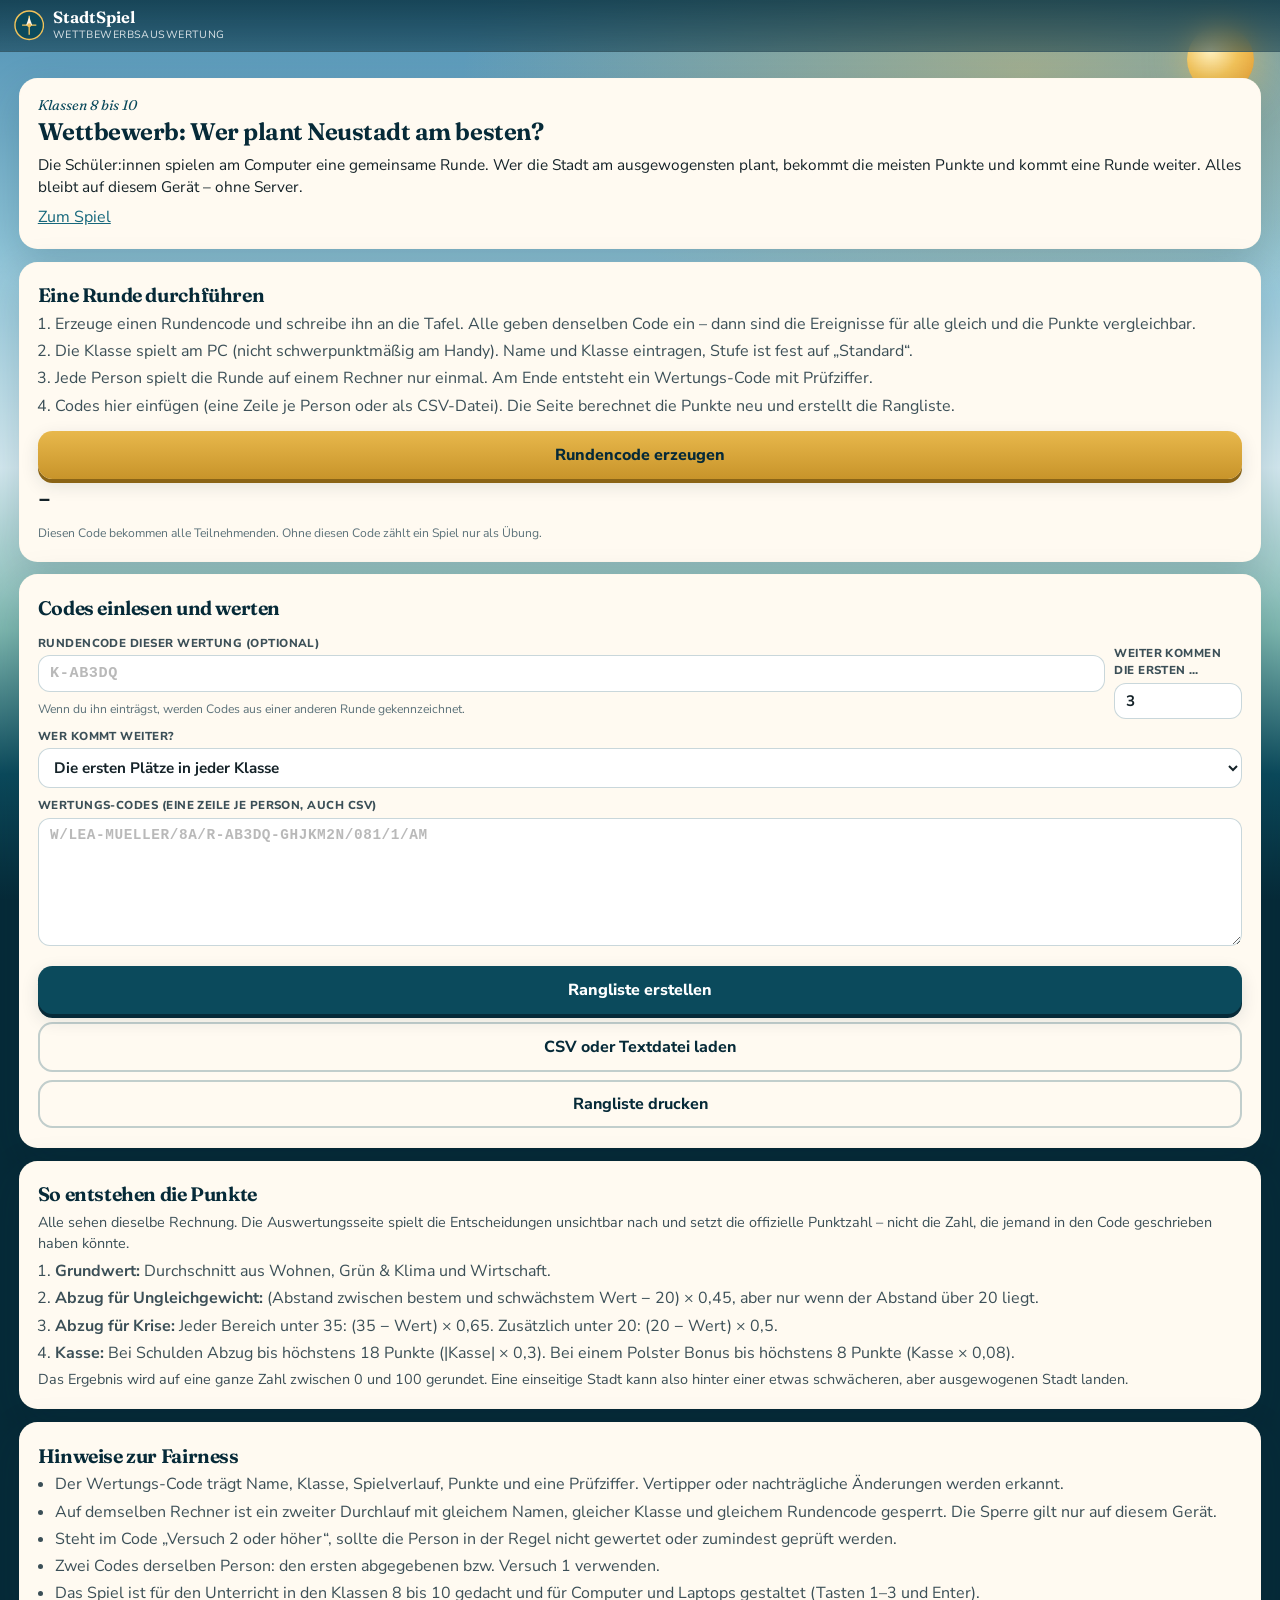
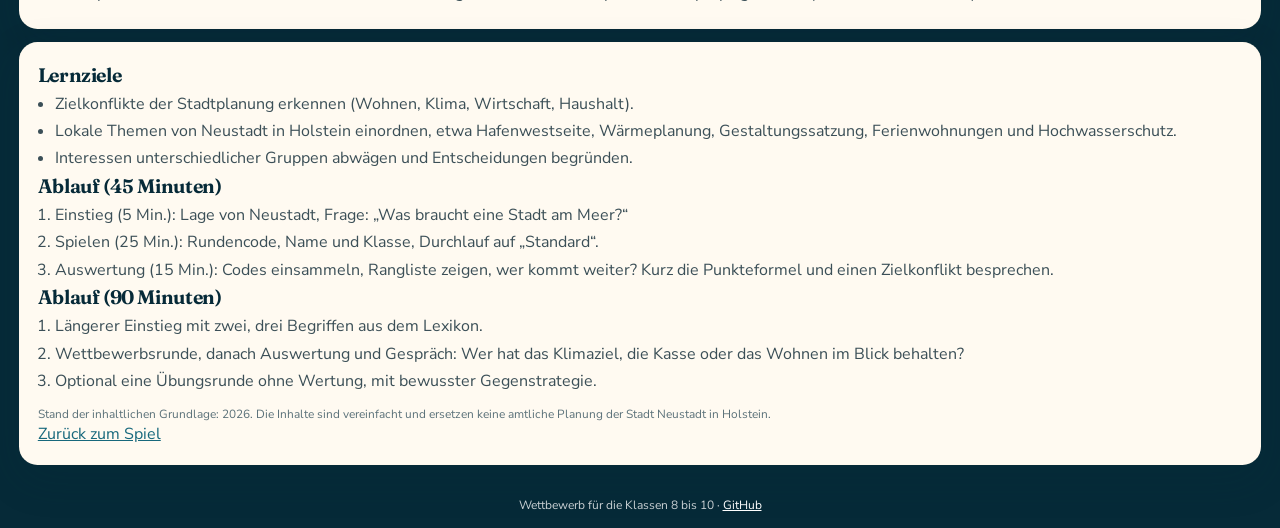
<file: lehrkraefte.html>
<!DOCTYPE html>
<html lang="de">
<head>
  <meta charset="UTF-8">
  <meta name="viewport" content="width=device-width, initial-scale=1, viewport-fit=cover">
  <meta name="theme-color" content="#0b4a5c">
  <title>StadtSpiel – Wettbewerbsauswertung</title>
  <link rel="icon" href="favicon.svg" type="image/svg+xml">
  <link rel="preconnect" href="https://fonts.googleapis.com">
  <link rel="preconnect" href="https://fonts.gstatic.com" crossorigin>
  <link href="https://fonts.googleapis.com/css2?family=Fraunces:ital,opsz,wght@0,9..144,500;0,9..144,700;1,9..144,500&family=Nunito+Sans:wght@400;600;700;800&display=swap" rel="stylesheet">
  <link rel="stylesheet" href="css/styles.css">
</head>
<body>
  <div class="backdrop" aria-hidden="true"><div class="sun"></div></div>
  <div class="app teacher">
    <header class="topbar">
      <div class="brand">
        <svg class="brand-mark" viewBox="0 0 32 32" aria-hidden="true">
          <circle cx="16" cy="16" r="15" fill="#0b4a5c" stroke="#f2c35a" stroke-width="1.5"/>
          <path d="M16 6v20M8.5 16h15" stroke="#f2c35a" stroke-width="1.4"/>
          <path d="M16 7.2l3.2 8.8H12.8L16 7.2z" fill="#fff6ea"/>
          <circle cx="16" cy="16" r="2.1" fill="#f2c35a"/>
        </svg>
        <div>
          <strong>StadtSpiel</strong>
          <span>Wettbewerbsauswertung</span>
        </div>
      </div>
    </header>
    <main>
      <div class="card">
        <p class="kicker">Klassen 8 bis 10</p>
        <h1>Wettbewerb: Wer plant Neustadt am besten?</h1>
        <p class="lead">Die Schüler:innen spielen am Computer eine gemeinsame Runde. Wer die Stadt am ausgewogensten plant, bekommt die meisten Punkte und kommt eine Runde weiter. Alles bleibt auf diesem Gerät – ohne Server.</p>
        <p><a href="index.html">Zum Spiel</a></p>
      </div>

      <div class="card" id="klassenmodus">
        <h2>Eine Runde durchführen</h2>
        <ol>
          <li>Erzeuge einen Rundencode und schreibe ihn an die Tafel. Alle geben denselben Code ein – dann sind die Ereignisse für alle gleich und die Punkte vergleichbar.</li>
          <li>Die Klasse spielt am PC (nicht schwerpunktmäßig am Handy). Name und Klasse eintragen, Stufe ist fest auf „Standard“.</li>
          <li>Jede Person spielt die Runde auf einem Rechner nur einmal. Am Ende entsteht ein Wertungs-Code mit Prüfziffer.</li>
          <li>Codes hier einfügen (eine Zeile je Person oder als CSV-Datei). Die Seite berechnet die Punkte neu und erstellt die Rangliste.</li>
        </ol>
        <div class="actions">
          <button class="btn btn-gold" type="button" id="btn-make-code">Rundencode erzeugen</button>
        </div>
        <p class="code-preview" id="class-code-out">–</p>
        <div class="qr-wrap" id="class-qr" hidden></div>
        <p class="hint" id="class-code-help">Diesen Code bekommen alle Teilnehmenden. Ohne diesen Code zählt ein Spiel nur als Übung.</p>
      </div>

      <div class="card">
        <h2>Codes einlesen und werten</h2>
        <div class="round-tools">
          <div>
            <label class="class-field" for="round-filter">Rundencode dieser Wertung (optional)</label>
            <input class="code-input" id="round-filter" maxlength="10" placeholder="K-AB3DQ" autocomplete="off" spellcheck="false">
            <p class="hint">Wenn du ihn einträgst, werden Codes aus einer anderen Runde gekennzeichnet.</p>
          </div>
          <div>
            <label class="class-field" for="top-n">Weiter kommen die ersten …</label>
            <input class="code-input name-input" id="top-n" type="number" min="1" max="50" value="3">
          </div>
        </div>
        <label class="class-field" for="advance-mode">Wer kommt weiter?</label>
        <select class="code-input name-input" id="advance-mode">
          <option value="class" selected>Die ersten Plätze in jeder Klasse</option>
          <option value="overall">Die ersten Plätze in der Gesamtrangliste</option>
        </select>
        <label class="class-field" for="result-paste">Wertungs-Codes (eine Zeile je Person, auch CSV)</label>
        <textarea class="code-input" id="result-paste" placeholder="W/LEA-MUELLER/8A/R-AB3DQ-GHJKM2N/081/1/AM" spellcheck="false"></textarea>
        <div class="actions">
          <button class="btn" type="button" id="btn-compare">Rangliste erstellen</button>
          <label class="btn btn-ghost file-btn">CSV oder Textdatei laden
            <input type="file" id="file-import" accept=".csv,.txt,text/plain,text/csv" hidden>
          </label>
          <button class="btn btn-ghost" type="button" id="btn-export-csv" hidden>Rangliste als CSV speichern</button>
          <button class="btn btn-ghost" type="button" id="btn-print">Rangliste drucken</button>
        </div>
        <p class="class-error" id="class-error" hidden></p>
        <div id="class-summary" hidden>
          <p class="lead" id="class-count"></p>
          <svg class="chart" id="class-chart" viewBox="0 0 360 160" role="img" aria-label="Durchschnittswerte"></svg>
          <h3 class="section-title">Gesamtrangliste</h3>
          <p class="hint" id="tie-hint">Du entscheidest, ob die ersten Plätze je Klasse oder in der Gesamtrangliste weiterkommen. Bei gleicher Punktzahl zählt zuerst der geringere Abstand zwischen den drei Werten, dann die höhere Kasse. Bleibt es unentschieden, teilen sie den Platz und kommen gemeinsam weiter, wenn dieser Platz noch in der Grenze liegt.</p>
          <table class="rank-table" id="rank-overall">
            <thead>
              <tr><th>Platz</th><th>Name</th><th>Klasse</th><th>Punkte</th><th>Wohnen</th><th>Grün</th><th>Wirtschaft</th><th>Kasse</th><th>Versuch</th><th></th></tr>
            </thead>
            <tbody></tbody>
          </table>
          <div id="rank-by-class"></div>
        </div>
      </div>

      <div class="card">
        <h2>So entstehen die Punkte</h2>
        <p class="body-text">Alle sehen dieselbe Rechnung. Die Auswertungsseite spielt die Entscheidungen unsichtbar nach und setzt die offizielle Punktzahl – nicht die Zahl, die jemand in den Code geschrieben haben könnte.</p>
        <ol>
          <li><strong>Grundwert:</strong> Durchschnitt aus Wohnen, Grün &amp; Klima und Wirtschaft.</li>
          <li><strong>Abzug für Ungleichgewicht:</strong> (Abstand zwischen bestem und schwächstem Wert − 20) × 0,45, aber nur wenn der Abstand über 20 liegt.</li>
          <li><strong>Abzug für Krise:</strong> Jeder Bereich unter 35: (35 − Wert) × 0,65. Zusätzlich unter 20: (20 − Wert) × 0,5.</li>
          <li><strong>Kasse:</strong> Bei Schulden Abzug bis höchstens 18 Punkte (|Kasse| × 0,3). Bei einem Polster Bonus bis höchstens 8 Punkte (Kasse × 0,08).</li>
        </ol>
        <p class="body-text">Das Ergebnis wird auf eine ganze Zahl zwischen 0 und 100 gerundet. Eine einseitige Stadt kann also hinter einer etwas schwächeren, aber ausgewogenen Stadt landen.</p>
      </div>

      <div class="card">
        <h2>Hinweise zur Fairness</h2>
        <ul>
          <li>Der Wertungs-Code trägt Name, Klasse, Spielverlauf, Punkte und eine Prüfziffer. Vertipper oder nachträgliche Änderungen werden erkannt.</li>
          <li>Auf demselben Rechner ist ein zweiter Durchlauf mit gleichem Namen, gleicher Klasse und gleichem Rundencode gesperrt. Die Sperre gilt nur auf diesem Gerät.</li>
          <li>Steht im Code „Versuch 2 oder höher“, sollte die Person in der Regel nicht gewertet oder zumindest geprüft werden.</li>
          <li>Zwei Codes derselben Person: den ersten abgegebenen bzw. Versuch 1 verwenden.</li>
          <li>Das Spiel ist für den Unterricht in den Klassen 8 bis 10 gedacht und für Computer und Laptops gestaltet (Tasten 1–3 und Enter).</li>
        </ul>
      </div>

      <div class="card">
        <h2>Lernziele</h2>
        <ul>
          <li>Zielkonflikte der Stadtplanung erkennen (Wohnen, Klima, Wirtschaft, Haushalt).</li>
          <li>Lokale Themen von Neustadt in Holstein einordnen, etwa Hafenwestseite, Wärmeplanung, Gestaltungssatzung, Ferienwohnungen und Hochwasserschutz.</li>
          <li>Interessen unterschiedlicher Gruppen abwägen und Entscheidungen begründen.</li>
        </ul>
        <h2>Ablauf (45 Minuten)</h2>
        <ol>
          <li>Einstieg (5 Min.): Lage von Neustadt, Frage: „Was braucht eine Stadt am Meer?“</li>
          <li>Spielen (25 Min.): Rundencode, Name und Klasse, Durchlauf auf „Standard“.</li>
          <li>Auswertung (15 Min.): Codes einsammeln, Rangliste zeigen, wer kommt weiter? Kurz die Punkteformel und einen Zielkonflikt besprechen.</li>
        </ol>
        <h2>Ablauf (90 Minuten)</h2>
        <ol>
          <li>Längerer Einstieg mit zwei, drei Begriffen aus dem Lexikon.</li>
          <li>Wettbewerbsrunde, danach Auswertung und Gespräch: Wer hat das Klimaziel, die Kasse oder das Wohnen im Blick behalten?</li>
          <li>Optional eine Übungsrunde ohne Wertung, mit bewusster Gegenstrategie.</li>
        </ol>
        <p class="footnote">Stand der inhaltlichen Grundlage: 2026. Die Inhalte sind vereinfacht und ersetzen keine amtliche Planung der Stadt Neustadt in Holstein.</p>
        <p><a href="index.html">Zurück zum Spiel</a></p>
      </div>
    </main>
    <footer class="site-footer">
      Wettbewerb für die Klassen 8 bis 10 · <a href="https://github.com/6zvhfdfmpf-cmd/stadtspiel-neustadt-luebeck">GitHub</a>
    </footer>
  </div>
  <script src="js/data.js"></script>
  <script src="js/engine.js"></script>
  <script src="js/qr.js"></script>
  <script>
    (function () {
      const $ = (id) => document.getElementById(id);
      let lastRows = [];

      $("btn-make-code").addEventListener("click", function () {
        const seed = StadtEngine.newSeed();
        const code = StadtEngine.encodeClass(seed);
        $("class-code-out").textContent = code;
        $("class-qr").hidden = false;
        $("class-qr").innerHTML = StadtQR.toSvg(code, { fg: "#062a38", bg: "#fff6ea" });
        $("round-filter").value = code;
      });

      function extractCodes(text) {
        const found = [];
        const re = /W\/[A-Z0-9\-]+\/[A-Z0-9]+\/R-[A-Z0-9\-]+\/\d{1,3}\/\d\/[A-Z0-9]+|R-[A-Z0-9]{4,}-[A-Z0-9]{4,}/gi;
        let m;
        const src = String(text || "");
        while ((m = re.exec(src))) found.push(m[0]);
        if (!found.length) {
          src.split(/[\n;,]+/).forEach((line) => {
            const t = line.trim();
            if (/^W\//i.test(t) || /^R-/i.test(t)) found.push(t.split(",")[0].trim());
          });
        }
        return found;
      }

      function expectedSeed() {
        const raw = ($("round-filter").value || "").trim();
        if (!raw) return null;
        return StadtEngine.decodeClass(raw);
      }

      function topN() {
        const n = parseInt($("top-n").value, 10);
        return isFinite(n) && n > 0 ? n : 3;
      }

      function fillTable(table, rows) {
        const tb = table.tBodies[0] || table.appendChild(document.createElement("tbody"));
        tb.innerHTML = "";
        rows.forEach((r) => {
          const tr = document.createElement("tr");
          if (r.advances) tr.className = "is-advance";
          const cells = [
            r.rank, r.name || "–", r.klasse || "–", r.score,
            r.stats.wohnen, r.stats.gruen, r.stats.wirtschaft, r.budget,
            r.attempt || 1, r.advances ? "kommt eine Runde weiter" : ""
          ];
          cells.forEach((v, i) => {
            const td = document.createElement("td");
            if (i === 9 && r.advances) {
              const span = document.createElement("span");
              span.className = "tag-advance";
              span.textContent = v;
              td.appendChild(span);
            } else td.textContent = v;
            tr.appendChild(td);
          });
          tb.appendChild(tr);
        });
      }

      function drawChart(ok) {
        const avg = (key) => Math.round(ok.reduce((a, r) => a + r.stats[key], 0) / ok.length);
        const avgScore = Math.round(ok.reduce((a, r) => a + r.score, 0) / ok.length);
        const bars = [
          { label: "Wohnen", v: avg("wohnen"), color: "#c46a3a" },
          { label: "Grün & Klima", v: avg("gruen"), color: "#2a6b4d" },
          { label: "Wirtschaft", v: avg("wirtschaft"), color: "#1b6f86" },
          { label: "Punkte", v: avgScore, color: "#0b4a5c" }
        ];
        const svg = $("class-chart");
        svg.innerHTML = "";
        bars.forEach((b, i) => {
          const y = 16 + i * 36;
          const w = Math.max(4, Math.round((b.v / 100) * 220));
          svg.insertAdjacentHTML("beforeend",
            '<text x="0" y="' + (y + 12) + '" font-size="11" fill="#3b4f57" font-family="Nunito Sans, sans-serif">' + b.label + "</text>" +
            '<rect x="110" y="' + y + '" width="220" height="16" rx="8" fill="rgba(11,74,92,0.12)"/>' +
            '<rect x="110" y="' + y + '" width="' + w + '" height="16" rx="8" fill="' + b.color + '"/>' +
            '<text x="338" y="' + (y + 13) + '" font-size="12" text-anchor="end" fill="#142228" font-weight="700">' + b.v + "</text>"
          );
        });
      }

      function runCompare() {
        const codes = extractCodes($("result-paste").value);
        const err = $("class-error");
        const box = $("class-summary");
        if (!codes.length) {
          err.hidden = false;
          err.textContent = "Füge mindestens einen Wertungs-Code ein.";
          box.hidden = true;
          return;
        }
        const want = expectedSeed();
        const ok = [];
        const bad = [];
        const flags = [];
        codes.forEach((code) => {
          const v = StadtEngine.verifyTicket(STADTSPIEL, code);
          if (!v || v.error) {
            bad.push(code + (v && v.error === "checksum" ? " (Prüfziffer)" : v && v.error === "score" ? " (Punkte verändert)" : " (ungültig)"));
            return;
          }
          const row = {
            name: v.dec.name || "",
            klasse: v.dec.klasse || "",
            score: v.officialScore,
            spread: v.parts.spread,
            budget: v.sim.budget,
            stats: v.sim.stats,
            attempt: v.dec.attempt || 1,
            official: !!v.dec.official,
            seed: v.dec.game.seed,
            difficulty: v.dec.game.difficulty,
            ticket: v.dec.ticket
          };
          if (want != null && row.seed !== want) flags.push((row.name || code) + " (andere Runde)");
          if (row.difficulty !== "standard") flags.push((row.name || code) + " (nicht Standard)");
          if (row.attempt > 1) flags.push((row.name || code) + " (Versuch " + row.attempt + ")");
          if (!row.official) flags.push((row.name || code) + " (alter oder unvollständiger Code)");
          ok.push(row);
        });
        const messages = [];
        if (bad.length) messages.push("Ungültig: " + bad.join(", "));
        if (flags.length) messages.push("Bitte prüfen: " + flags.join(", "));
        if (messages.length) { err.hidden = false; err.textContent = messages.join(" "); }
        else err.hidden = true;
        if (!ok.length) { box.hidden = true; return; }
        box.hidden = false;
        const mode = ($("advance-mode") && $("advance-mode").value) || "class";
        const n = topN();
        const overall = StadtEngine.rankEntries(ok, n);
        const by = {};
        overall.forEach((r) => {
          const k = r.klasse || "ohne Klasse";
          (by[k] || (by[k] = [])).push({
            name: r.name, klasse: r.klasse, score: r.score, spread: r.spread,
            budget: r.budget, stats: r.stats, attempt: r.attempt, ticket: r.ticket
          });
        });
        const classRanked = {};
        Object.keys(by).forEach((k) => { classRanked[k] = StadtEngine.rankEntries(by[k], n); });
        if (mode === "class") {
          const adv = {};
          Object.keys(classRanked).forEach((k) => {
            classRanked[k].forEach((r) => { if (r.advances) adv[r.ticket || (r.name + k)] = true; });
          });
          overall.forEach((r) => { r.advances = !!adv[r.ticket || (r.name + r.klasse)]; });
        }
        lastRows = overall;
        $("class-count").textContent = overall.length + " gültige Auswertung" + (overall.length === 1 ? "" : "en") +
          " · " + overall.filter((r) => r.advances).length + " kommen eine Runde weiter (" +
          (mode === "class" ? "je Klasse" : "Gesamtrangliste") + ")";
        drawChart(overall);
        fillTable($("rank-overall"), overall);
        const wrap = $("rank-by-class");
        wrap.innerHTML = "";
        Object.keys(classRanked).sort().forEach((k) => {
          const list = classRanked[k];
          if (mode === "overall") {
            const flags = {};
            overall.forEach((r) => { flags[r.ticket || (r.name + r.klasse)] = r.advances; });
            list.forEach((r) => { r.advances = !!flags[r.ticket || (r.name + r.klasse)]; });
          }
          const h = document.createElement("h3");
          h.className = "section-title";
          h.textContent = "Klasse " + k;
          wrap.appendChild(h);
          const table = $("rank-overall").cloneNode(true);
          table.id = "";
          fillTable(table, list);
          wrap.appendChild(table);
        });
        $("btn-export-csv").hidden = false;
      }

      $("btn-compare").addEventListener("click", runCompare);
      $("file-import").addEventListener("change", function (e) {
        const file = e.target.files && e.target.files[0];
        if (!file) return;
        const reader = new FileReader();
        reader.onload = function () {
          $("result-paste").value = String(reader.result || "");
          runCompare();
        };
        reader.readAsText(file);
      });
      $("btn-export-csv").addEventListener("click", function () {
        if (!lastRows.length) return;
        const head = ["Platz","Name","Klasse","Punkte","Wohnen","Gruen","Wirtschaft","Kasse","Abstand","Versuch","Weiter","Code"];
        const lines = [head.join(";")];
        lastRows.forEach((r) => {
          lines.push([
            r.rank, r.name, r.klasse, r.score,
            r.stats.wohnen, r.stats.gruen, r.stats.wirtschaft, r.budget,
            Math.round(r.spread), r.attempt, r.advances ? "ja" : "nein",
            r.ticket
          ].join(";"));
        });
        const blob = new Blob(["\uFEFF" + lines.join("\n")], { type: "text/csv;charset=utf-8" });
        const a = document.createElement("a");
        a.href = URL.createObjectURL(blob);
        a.download = "stadtspiel-rangliste.csv";
        document.body.appendChild(a);
        a.click();
        a.remove();
      });
      $("btn-print").addEventListener("click", function () { window.print(); });
    })();
  </script>
</body>
</html>
</file>
<file: css/styles.css>
/* StadtSpiel – Neustadt in Holstein */

:root {
  --sea-deep: #062a38;
  --sea: #0b4a5c;
  --sea-mid: #17687c;
  --sea-light: #2a8aa0;
  --foam: #d7eef3;
  --sky-top: #4f90b3;
  --sky-mid: #8ec4d8;
  --sky-bot: #d5eaf1;
  --sand: #ebd7b0;
  --sand-dark: #c4a06a;
  --dune: #4e7a4a;
  --leaf: #2f6b4f;
  --brick: #9a3e32;
  --cream: #fff6ea;
  --ink: #142228;
  --ink-soft: #3b4f57;
  --muted: #5b7179;
  --sun: #f2c35a;
  --gold: #d9a441;
  --coral: #c44b38;
  --mint: #1f7a5c;
  --card: #fffaf1;
  --shadow: 0 14px 40px rgba(6, 42, 56, 0.18);
  --shadow-sm: 0 6px 18px rgba(6, 42, 56, 0.12);
  --radius: 1.15rem;
  --font-display: "Fraunces", "Iowan Old Style", Palatino, Georgia, serif;
  --font-ui: "Nunito Sans", "Segoe UI", system-ui, sans-serif;
  --header-h: 3.25rem;
  --pad: 0.85rem;
  --safe-top: env(safe-area-inset-top, 0px);
  --safe-bot: env(safe-area-inset-bottom, 0px);
}

* { box-sizing: border-box; margin: 0; padding: 0; }
html, body {
  min-height: 100%;
  background: var(--sea-deep);
  color: var(--ink);
  font-family: var(--font-ui);
  font-size: 16px;
  line-height: 1.45;
  -webkit-text-size-adjust: 100%;
}
body { min-height: 100dvh; overflow-x: hidden; }
button { font-family: inherit; color: inherit; -webkit-tap-highlight-color: transparent; }
img, svg { display: block; max-width: 100%; }
.icon-btn svg, .peek-bar svg, .map-controls svg { max-width: none; width: 1.15rem; height: 1.15rem; }
a { color: var(--sea-mid); }
[hidden] { display: none !important; }

.backdrop {
  position: fixed; inset: 0; z-index: 0; pointer-events: none;
  background:
    radial-gradient(ellipse 80% 50% at 80% 8%, rgba(242, 195, 90, 0.45), transparent 55%),
    linear-gradient(180deg, var(--sky-top) 0%, var(--sky-mid) 28%, var(--sky-bot) 52%, #7eb8b0 70%, var(--sea) 86%, var(--sea-deep) 100%);
}
.backdrop .sun {
  position: absolute; top: 1.6rem; right: 1.6rem; width: 4.2rem; height: 4.2rem; border-radius: 50%;
  background: radial-gradient(circle at 35% 35%, #fff3c4, var(--sun) 45%, #e0952c 100%);
  box-shadow: 0 0 40px rgba(242, 195, 90, 0.65);
}
.backdrop .gull {
  position: absolute; width: 18px; height: 8px; border: 2px solid transparent;
  border-top-color: rgba(20, 34, 40, 0.35); border-radius: 50%;
  top: 4.5rem; left: 18%; animation: drift 16s linear infinite;
}
.backdrop .gull:nth-child(3) { top: 5.4rem; left: 28%; animation-duration: 22s; width: 14px; }
.backdrop .gull:nth-child(4) { top: 3.6rem; left: 58%; animation-duration: 19s; }
@keyframes drift {
  0%, 100% { transform: translateX(0); }
  50% { transform: translateX(24px); }
}

.app {
  position: relative; z-index: 1; max-width: 430px; margin: 0 auto;
  min-height: 100dvh; display: flex; flex-direction: column;
  padding-bottom: calc(0.5rem + var(--safe-bot));
}

.topbar {
  position: sticky; top: 0; z-index: 12;
  display: flex; align-items: center; justify-content: space-between; gap: 0.5rem;
  min-height: var(--header-h);
  padding: var(--safe-top) var(--pad) 0;
  height: calc(var(--header-h) + var(--safe-top));
  background: linear-gradient(180deg, rgba(8, 48, 62, 0.78), rgba(8, 48, 62, 0.5));
  backdrop-filter: blur(12px); -webkit-backdrop-filter: blur(12px);
  color: white; border-bottom: 1px solid rgba(255,255,255,0.12);
}
.brand { display: flex; align-items: center; gap: 0.55rem; min-width: 0; }
.brand-mark { width: 1.9rem; height: 1.9rem; flex-shrink: 0; }
.brand strong { display: block; font-family: var(--font-display); font-size: 1.02rem; font-weight: 650; line-height: 1.1; }
.brand span { display: block; font-size: 0.66rem; letter-spacing: 0.04em; text-transform: uppercase; opacity: 0.82; white-space: nowrap; }
.top-actions { display: flex; gap: 0.35rem; }
.icon-btn {
  border: 1px solid rgba(255,255,255,0.2); background: rgba(255,255,255,0.12);
  color: #fff; border-radius: 999px; min-height: 2rem; padding: 0.2rem 0.65rem;
  font-size: 0.72rem; font-weight: 800; cursor: pointer;
}
.icon-btn[aria-pressed="true"] { background: var(--gold); color: var(--sea-deep); border-color: transparent; }

main { flex: 1; padding: 0.65rem var(--pad) 0; }
.screen { display: none; }
.screen.active { display: block; animation: rise 0.45s ease both; }
#screen-play.active { display: flex; flex-direction: column; min-height: calc(100dvh - var(--header-h) - var(--safe-top) - 0.6rem); }
@keyframes rise {
  from { opacity: 0; transform: translateY(12px); }
  to { opacity: 1; transform: none; }
}

.card {
  background: var(--card); border-radius: var(--radius);
  padding: 1.05rem 1.1rem 1.15rem; box-shadow: var(--shadow);
  border: 1px solid rgba(255, 248, 236, 0.7);
}
.card + .card { margin-top: 0.8rem; }
.kicker, .scenario-kicker {
  font-family: var(--font-display); font-style: italic; font-size: 0.88rem;
  color: var(--sea); margin-bottom: 0.15rem;
}
.scenario-kicker { font-style: normal; font-family: var(--font-ui); font-weight: 800; letter-spacing: 0.04em; text-transform: uppercase; font-size: 0.72rem; color: var(--sea-mid); }
h1, h2, .scenario-title {
  font-family: var(--font-display); font-weight: 650; letter-spacing: -0.02em;
  color: var(--sea-deep); line-height: 1.15;
}
h1 { font-size: 1.5rem; margin-bottom: 0.5rem; }
h2, .scenario-title { font-size: 1.22rem; margin-bottom: 0.4rem; }
.lead { font-size: 0.96rem; margin-bottom: 0.5rem; }
.body-text, .scenario-text { color: var(--ink-soft); font-size: 0.9rem; }
.hint { margin-top: 0.6rem; font-size: 0.76rem; color: var(--muted); }

.map-wrap { padding: 0.5rem 0.45rem 0.3rem; background: linear-gradient(180deg, #c5e3ee 0 38%, #f3e6c8 38%); overflow: hidden; }
.map-caption { text-align: center; font-size: 0.7rem; color: var(--muted); padding: 0.1rem 0.3rem 0.45rem; }

.btn {
  display: inline-flex; align-items: center; justify-content: center; width: 100%;
  min-height: 3rem; padding: 0.7rem 1rem; border: 0; border-radius: 0.9rem;
  background: var(--sea); color: #fff; font-size: 1rem; font-weight: 800; cursor: pointer;
  box-shadow: 0 4px 0 var(--sea-deep), var(--shadow-sm);
  transition: transform 0.12s ease, filter 0.12s ease, opacity 0.12s ease;
}
.btn:hover { filter: brightness(1.06); }
.btn:active { transform: translateY(2px); box-shadow: 0 2px 0 var(--sea-deep); }
.btn:disabled { opacity: 0.45; cursor: not-allowed; filter: none; transform: none; box-shadow: 0 3px 0 rgba(6,42,56,0.25); }
.btn:focus-visible, .option:focus-visible, .term:focus-visible, .icon-btn:focus-visible, .diff-btn:focus-visible, .map-pin:focus-visible {
  outline: 3px solid var(--sun); outline-offset: 3px;
}
.btn-gold { background: linear-gradient(180deg, #e8b84c, #c8942a); color: var(--sea-deep); box-shadow: 0 4px 0 #8a6416, var(--shadow-sm); }
.btn-gold:active { box-shadow: 0 2px 0 #8a6416; }
.btn-ghost { background: transparent; color: var(--sea-deep); box-shadow: none; border: 2px solid rgba(11,74,92,0.25); font-weight: 750; }
.actions { display: flex; flex-direction: column; gap: 0.5rem; margin-top: 0.85rem; }

.diff-row { display: grid; grid-template-columns: 1fr; gap: 0.45rem; margin: 0.85rem 0 0.2rem; }
@media (min-width: 360px) { .diff-row { grid-template-columns: 1fr 1fr 1fr; } }
.diff-btn {
  text-align: left; border: 2px solid rgba(11,74,92,0.14); background: #fff;
  border-radius: 0.85rem; padding: 0.55rem 0.55rem 0.6rem; cursor: pointer;
}
.diff-btn strong { display: block; font-size: 0.85rem; color: var(--sea-deep); }
.diff-btn span { display: block; font-size: 0.68rem; color: var(--muted); line-height: 1.3; margin-top: 0.15rem; }
.diff-btn.selected { border-color: var(--sea); background: #e7f5f8; }

.options { display: flex; flex-direction: column; gap: 0.45rem; margin-top: 0.75rem; }
.option {
  display: block; width: 100%; text-align: left; background: #fff;
  border: 2px solid rgba(11,74,92,0.14); border-radius: 0.9rem;
  padding: 0.5rem 0.7rem 0.52rem 0.8rem; min-height: 2.9rem; cursor: pointer;
  position: relative;
}
.option::before {
  content: ""; position: absolute; left: 0; top: 0.4rem; bottom: 0.4rem; width: 4px;
  border-radius: 0 3px 3px 0; background: transparent;
}
.option strong { display: block; font-size: 0.9rem; font-weight: 800; color: var(--sea-deep); margin-bottom: 0.1rem; line-height: 1.25; }
.option span { display: block; font-size: 0.76rem; color: var(--muted); line-height: 1.3; }
.option:hover { border-color: var(--sea-light); }
.option.selected { border-color: var(--sea); background: #e7f5f8; }
.option.selected::before { background: var(--sea-light); }
.option:disabled { cursor: default; }

/* HUD */
.hud {
  display: flex; flex-wrap: wrap; gap: 0.35rem; align-items: center;
  margin-bottom: 0.45rem;
}
.hud-progress { margin-left: auto; }
.hud-badge {
  background: rgba(255,250,241,0.94); border-radius: 999px; padding: 0.22rem 0.6rem;
  font-weight: 800; font-size: 0.78rem; color: var(--sea-deep);
  box-shadow: var(--shadow-sm); font-variant-numeric: tabular-nums;
}
.hud-badge.is-debt { background: #fde0d8; color: #8a2a1c; }
.hud-progress { justify-self: end; color: #fff; font-size: 0.75rem; font-weight: 800; text-shadow: 0 1px 4px rgba(0,0,0,0.25); }
.stats {
  display: grid; gap: 0.28rem; margin: 0 0 0.4rem;
  padding: 0.4rem 0.65rem 0.42rem; background: rgba(255,250,241,0.92);
  border-radius: 0.9rem; box-shadow: var(--shadow-sm);
}
.stat { display: grid; grid-template-columns: 6.4rem 1fr 1.7rem; align-items: center; gap: 0.4rem; }
.stat-label { font-size: 0.64rem; font-weight: 800; letter-spacing: 0.04em; text-transform: uppercase; color: var(--ink-soft); white-space: nowrap; }
.stat-track { height: 0.58rem; background: rgba(11,74,92,0.1); border-radius: 999px; overflow: hidden; }
.stat-fill { height: 100%; width: 50%; border-radius: inherit; transition: width 0.55s cubic-bezier(0.22, 1, 0.36, 1); }
.stat-fill.wohnen { background: linear-gradient(90deg, #c46a3a, #e08a4d); }
.stat-fill.gruen { background: linear-gradient(90deg, #2a6b4d, #4ea06c); }
.stat-fill.wirtschaft { background: linear-gradient(90deg, #1b6f86, #3aa0b5); }
.stat-value { font-variant-numeric: tabular-nums; font-weight: 800; font-size: 0.78rem; color: var(--sea-deep); text-align: right; }

.deltas { display: flex; flex-wrap: wrap; gap: 0.3rem; margin: 0 0 0.35rem; }
.delta-chip {
  display: inline-flex; font-size: 0.72rem; font-weight: 800; padding: 0.16rem 0.48rem;
  border-radius: 999px; animation: chip-in 0.45s cubic-bezier(0.22, 1, 0.36, 1) both;
  font-variant-numeric: tabular-nums;
}
.delta-chip.up { background: #d7f3e5; color: #14583c; }
.delta-chip.down { background: #fde0d8; color: #8a2a1c; }
@keyframes chip-in { from { opacity: 0; transform: translateY(8px) scale(0.92); } to { opacity: 1; transform: none; } }

.feedback {
  display: none; margin: 0 0 0.45rem; padding: 0.55rem 0.7rem;
  background: rgba(255,250,241,0.96); border-radius: 0.8rem; font-size: 0.86rem;
  box-shadow: var(--shadow-sm);
}
.feedback.visible { display: block; animation: chip-in 0.35s ease both; }

/* Map stage */
.map-stage {
  position: relative; border-radius: 1rem; overflow: hidden;
  box-shadow: var(--shadow-sm); border: 1px solid rgba(255,255,255,0.45);
  background: #c5e3ee; flex: 0 0 auto;
}
#stadt-map { width: 100%; height: auto; display: block; }
#intro-map { max-height: 7.6rem; width: 100%; height: auto; }

.year-toast {
  position: absolute; left: 50%; top: 42%; transform: translate(-50%, -50%);
  background: var(--sea-deep); color: var(--cream); font-family: var(--font-display);
  font-size: 1.4rem; padding: 0.4rem 0.9rem; border-radius: 999px;
  box-shadow: 0 0 0 4px var(--sand); z-index: 4; pointer-events: none;
}
.voice {
  position: absolute; left: 0.55rem; right: 0.55rem; bottom: 0.45rem; z-index: 3;
  background: rgba(255,250,241,0.96); border-radius: 0.85rem; padding: 0.45rem 0.65rem;
  box-shadow: var(--shadow); border: 1px solid rgba(255,255,255,0.8);
  animation: chip-in 0.35s ease both;
}
.voice-who { font-size: 0.68rem; font-weight: 800; letter-spacing: 0.04em; text-transform: uppercase; color: var(--sea); }
.voice-text { font-size: 0.86rem; color: var(--ink); font-family: var(--font-display); font-style: italic; }

.map-pin { cursor: pointer; }
.map-pin .pin-hit { fill: transparent; }
.map-pin .pin-dot { fill: var(--sea-deep); stroke: #fff6ea; stroke-width: 1.6; }
.map-pin .pin-ring { fill: none; stroke: #f2c35a; stroke-width: 2; opacity: 0; }
.map-pin.is-active .pin-dot { fill: #c8942a; }
.map-pin.is-active .pin-ring { opacity: 1; transform-origin: center; animation: pulse 1.6s ease-out infinite; }
.map-pin.is-done .pin-dot { fill: #2f6b4f; }
@keyframes pulse {
  0% { opacity: 0.9; r: 7; }
  100% { opacity: 0; r: 16; }
}

/* Map layers */
.layer { opacity: 0; transition: opacity 0.7s ease; pointer-events: none; }
#stadt-map[data-hafen="mix"] .layer-hafen-mix,
#stadt-map[data-hafen="green"] .layer-hafen-green,
#stadt-map[data-hafen="industry"] .layer-hafen-industry,
#stadt-map[data-altstadt="solar"] .layer-solar,
#stadt-map[data-altstadt="loose"] .layer-modern,
#stadt-map[data-heat="strong"] .layer-heat-strong,
#stadt-map[data-heat="medium"] .layer-heat-medium,
#stadt-map[data-holiday="open"] .layer-holiday,
#stadt-map[data-traffic="walk"] .layer-walk,
#stadt-map[data-traffic="transit"] .layer-bus,
#stadt-map[data-traffic="cars"] .layer-cars,
#stadt-map[data-flood="hard"] .layer-wall,
#stadt-map[data-flood="nature"] .layer-dunes,
#stadt-map[data-housing="sprawl"] .layer-sprawl,
#stadt-map[data-housing="infill"] .layer-infill,
#stadt-map[data-housing="social"] .layer-social,
#stadt-map[data-path="nature"] .layer-path,
#stadt-map[data-path="touristic"] .layer-path-touristic,
#stadt-map[data-beach="busy"] .layer-beach-busy,
#stadt-map[data-beach="nature"] .layer-beach-nature,
#stadt-map[data-trees="high"] .layer-trees-high,
#stadt-map[data-trees="mid"] .layer-trees-mid,
#stadt-map[data-transit="strong"] .layer-rail,
#stadt-map[data-retail="center"] .layer-market-busy,
#stadt-map[data-retail="edge"] .layer-edge-shop,
#stadt-map[data-youth="strong"] .layer-youth { opacity: 1; }

#stadt-map[data-weather="storm"] .layer-storm { opacity: 0.85; }
#stadt-map[data-weather="heat"] .layer-heatwave { opacity: 0.55; }
#stadt-map.is-dusk .layer-dusk { opacity: 0.35; }
.wave { animation: wave 5s ease-in-out infinite; }
@keyframes wave { 0%, 100% { transform: translateX(0); } 50% { transform: translateX(-12px); } }

#sheet {
  flex: 1 1 auto; margin-top: 0.5rem; display: flex; flex-direction: column; min-height: 0;
}
#sheet .card { flex: 1; display: flex; flex-direction: column; padding: 0.8rem 0.9rem 0.7rem; }
#sheet .options { flex: 1; }
#screen-play .actions {
  position: sticky; bottom: 0; z-index: 6; margin-top: 0.5rem;
  padding: 0.4rem 0 max(0.7rem, var(--safe-bot)); background: var(--card);
}

.term {
  display: inline; padding: 0; border: 0; background: none; color: var(--sea);
  font-weight: 800; font-size: inherit; font-family: inherit; cursor: pointer;
  text-decoration: underline dotted; text-underline-offset: 2px;
}
.term-box {
  margin-top: 0.55rem; padding: 0.55rem 0.65rem; background: #eef6f4;
  border-left: 3px solid var(--leaf); border-radius: 0 0.6rem 0.6rem 0;
  font-size: 0.82rem; color: var(--ink-soft);
}

/* Result */
.result-hero { text-align: center; padding-top: 0.3rem; }
.score-seal {
  width: 6.8rem; height: 6.8rem; margin: 0.25rem auto 0.8rem; border-radius: 50%;
  display: grid; place-items: center; color: var(--cream);
  background: conic-gradient(from 210deg, var(--sea-deep), var(--sea-light), var(--sea-deep));
  box-shadow: 0 0 0 6px var(--sand), 0 10px 24px rgba(6,42,56,0.28);
  font-family: var(--font-display); font-size: 2.2rem; font-weight: 700;
}
.score-seal[data-band="hoch"] { background: conic-gradient(from 210deg, #1d5c40, #5dae72, #1d5c40); }
.score-seal[data-band="druck"] { background: conic-gradient(from 210deg, #8a5a16, #e0b24a, #8a5a16); }
.score-seal[data-band="krise"] { background: conic-gradient(from 210deg, #6d2b23, #c44b38, #6d2b23); }
.choices, .achieve, .reflect, .highscores { list-style: none; margin: 0.3rem 0 0; padding: 0; text-align: left; }
.choices li, .achieve li, .highscores li, .events-log li {
  padding: 0.4rem 0; border-top: 1px solid rgba(11,74,92,0.1); font-size: 0.84rem; color: var(--ink-soft);
}
.choices li strong, .achieve li strong, .events-log li strong { display: block; color: var(--sea-deep); font-size: 0.8rem; }
.reflect li { margin: 0.35rem 0; padding-left: 1rem; position: relative; font-size: 0.88rem; }
.reflect li::before { content: "▸"; position: absolute; left: 0; color: var(--sea); }
.footnote { margin-top: 0.8rem; font-size: 0.74rem; color: var(--muted); }
.section-title { font-size: 1.05rem; margin-top: 1rem; text-align: left; }

/* Modal + glossary */
.modal {
  position: fixed; inset: 0; z-index: 30; background: rgba(6,42,56,0.55);
  display: grid; place-items: end center; padding: 1rem;
}
.modal .card { width: min(430px, 100%); margin-bottom: 0.5rem; }
.glossary-list { max-height: 60dvh; overflow: auto; text-align: left; }
.glossary-list dt { font-weight: 800; color: var(--sea-deep); margin-top: 0.65rem; }
.glossary-list dd { font-size: 0.88rem; color: var(--ink-soft); }

/* Confetti */
#confetti { position: fixed; inset: 0; z-index: 40; pointer-events: none; overflow: hidden; }
#confetti i {
  position: absolute; top: -10px; width: 8px; height: 12px; border-radius: 2px;
  animation: fall 1.8s ease-in forwards;
}
@keyframes fall {
  to { transform: translateY(110dvh) rotate(240deg); opacity: 0.8; }
}

footer.site-footer { text-align: center; padding: 1rem 1rem 0.3rem; color: rgba(255,255,255,0.78); font-size: 0.75rem; }
footer.site-footer a { color: #fff; }

.link-row { display: flex; flex-direction: column; gap: 0.45rem; margin-top: 0.7rem; }

/* Teacher */
.teacher { max-width: 720px; }
.teacher .card { margin-top: 0.8rem; }
.teacher h2 { margin-top: 0.3rem; }
.teacher ol, .teacher ul { margin: 0.4rem 0 0.2rem 1.1rem; color: var(--ink-soft); }
.teacher li { margin: 0.25rem 0; }

@media print {
  .backdrop, .topbar, .site-footer, .actions, #confetti, .icon-btn, .modal { display: none !important; }
  body, html { background: #fff !important; }
  .app { max-width: none; padding: 0; }
  .screen { display: none !important; }
  #screen-result, #screen-result.active { display: block !important; animation: none; }
  .card { box-shadow: none; border: 1px solid #ccc; }
  a { color: inherit; text-decoration: none; }
}

@media (prefers-reduced-motion: reduce) {
  *, *::before, *::after { animation: none !important; transition: none !important; }
  .screen.active { opacity: 1; transform: none; }
}

.intro-pin { display: none; }
.map-pin.is-active .pin-ring {
  transform-box: fill-box;
  transform-origin: center;
}
@keyframes pulse {
  0% { opacity: 0.85; transform: scale(1); }
  100% { opacity: 0; transform: scale(2.3); }
}

#sheet .card { overflow-y: auto; min-height: 0; }
#sheet .options { padding-bottom: 5.2rem; }
#screen-start .lead { margin-bottom: 0.25rem; font-size: 0.92rem; }
#screen-start .body-text { font-size: 0.8rem; margin-top: 0.25rem; }
#screen-start .map-wrap { padding: 0.35rem 0.4rem 0.15rem; }
#screen-start .card { padding: 0.9rem 1rem 1rem; }
.diff-btn span { font-size: 0.64rem; }


/* ——— v3: große Karte, Klassenmodus, Dark Mode, Feinschliff ——— */
.visually-hidden {
  position: absolute; width: 1px; height: 1px; padding: 0; margin: -1px;
  overflow: hidden; clip: rect(0,0,0,0); white-space: nowrap; border: 0;
}
.icon-btn {
  display: inline-flex; align-items: center; justify-content: center; gap: 0.2rem;
  min-width: 2.35rem; min-height: 2.35rem;
}
.top-actions { display: flex; gap: 0.3rem; align-items: center; }

.class-field { display: block; margin-top: 0.55rem; font-size: 0.72rem; font-weight: 800; letter-spacing: 0.04em; text-transform: uppercase; color: var(--ink-soft); }
.code-input {
  width: 100%; margin-top: 0.25rem; padding: 0.5rem 0.7rem; border-radius: 0.75rem;
  border: 1.5px solid rgba(11,74,92,0.22); background: #fff; color: var(--ink);
  font: 800 0.95rem/1.2 ui-monospace, "Cascadia Mono", "Segoe UI", monospace;
  letter-spacing: 0.04em; text-transform: uppercase;
}
.code-input::placeholder { letter-spacing: 0.04em; text-transform: none; font-weight: 600; opacity: 0.5; }
.code-input:focus { outline: 2px solid var(--sea-light); border-color: var(--sea); }
.code-input.is-invalid { border-color: var(--coral); background: #fde0d8; }
#class-code-hint { margin-top: 0.35rem; }

#screen-play.active { min-height: calc(100dvh - var(--header-h) - var(--safe-top) - 0.4rem); max-height: calc(100dvh - var(--header-h) - var(--safe-top) - 0.4rem); gap: 0.35rem; overflow: hidden; }
#screen-play .hud { margin-bottom: 0; }
#screen-play .stats { margin-bottom: 0; }

#screen-play .map-stage {
  width: 100%; max-height: none;
  background: #7eb8c9;
  contain: layout paint;
  touch-action: none;
}
#screen-play #stadt-map {
  width: 100%; height: 100%; max-width: none; max-height: none;
  display: block;
}
#screen-play.map-focus .map-stage {
  flex: 0 1 auto;
  width: 100%;
  aspect-ratio: 360 / 500;
  height: auto;
  min-height: 18rem;
  max-height: calc(100dvh - 14.2rem);
}
#screen-play.sheet-open .map-stage {
  flex: 0 0 8.4rem;
  height: 8.4rem;
  min-height: 8.4rem;
  max-height: 8.4rem;
}
#screen-play.sheet-open .map-controls { display: none; }
#screen-play.map-expanded .map-stage {
  position: fixed; inset: 0; z-index: 40;
  border-radius: 0; height: 100dvh; min-height: 100dvh; max-height: none;
  flex: none;
}
#screen-play.map-expanded .hud,
#screen-play.map-expanded .stats,
#screen-play.map-expanded #sheet,
#screen-play.map-expanded .peek-bar { display: none !important; }

.peek-bar {
  display: none; align-items: center; gap: 0.7rem;
  width: 100%; text-align: left; border: 0; cursor: pointer;
  background: var(--card); color: var(--ink);
  border-radius: var(--radius); padding: 0.7rem 0.9rem;
  box-shadow: var(--shadow); margin-top: 0.15rem;
  padding-bottom: max(0.7rem, var(--safe-bot));
}
#screen-play.map-focus .peek-bar { display: flex; }
.peek-bar .peek-year {
  flex: 0 0 auto; background: var(--sea); color: var(--cream);
  font-weight: 800; font-size: 0.75rem; padding: 0.22rem 0.5rem; border-radius: 999px;
}
.peek-bar strong { flex: 1; font-size: 0.95rem; line-height: 1.25; }
.peek-bar .peek-cta { font-size: 0.72rem; font-weight: 800; letter-spacing: 0.04em; text-transform: uppercase; color: var(--sea); }

#screen-play.map-focus #sheet { display: none; }
#screen-play.sheet-open #sheet { display: flex; flex: 1 1 auto; margin-top: 0.25rem; min-height: 0; }
#sheet .feedback, #sheet .deltas { margin-top: 0.35rem; }

.map-controls {
  position: absolute; right: 0.45rem; top: 0.45rem; z-index: 5;
  display: flex; flex-direction: column; gap: 0.28rem;
}
.map-controls .icon-btn {
  background: rgba(255,250,241,0.94); border: 1px solid rgba(255,255,255,0.7);
  border-radius: 0.7rem; box-shadow: var(--shadow-sm); color: var(--sea-deep);
}
.timelapse-caption {
  position: absolute; left: 50%; top: 12%; transform: translateX(-50%);
  z-index: 6; background: var(--sea-deep); color: var(--cream);
  font-family: var(--font-display); font-size: 1.15rem;
  padding: 0.4rem 0.9rem; border-radius: 999px; box-shadow: 0 0 0 4px var(--sand);
  pointer-events: none; white-space: nowrap;
}

.district-label text { font-family: var(--font-ui); font-weight: 800; font-size: 7px; fill: var(--sea-deep); }
.pin-caption {
  font-family: var(--font-ui); font-weight: 800; font-size: 7px; fill: #062a38;
  paint-order: stroke; stroke: #fff6ea; stroke-width: 3px; opacity: 0;
}
.map-pin.is-active .pin-caption, .map-pin.is-done .pin-caption { opacity: 1; }
.ship-bob { animation: sail 16s ease-in-out infinite; }
.ship-bob.slow { animation-duration: 22s; animation-delay: -6s; }
@keyframes sail {
  0%, 100% { transform: translate(0, 0); }
  50% { transform: translate(14px, 3px); }
}
.wave2 { animation: wave 9s ease-in-out infinite reverse; }

#screen-play.sheet-open #stadt-map { /* width stays full via slice, set in JS */ }

.share-box { text-align: left; margin-top: 1rem; padding-top: 0.2rem; }
.result-code {
  font: 800 1.15rem/1.3 ui-monospace, "Cascadia Mono", monospace;
  letter-spacing: 0.06em; background: rgba(11,74,92,0.08);
  padding: 0.7rem 0.8rem; border-radius: 0.8rem; word-break: break-all; margin: 0.45rem 0;
}
.qr-wrap { width: 10.5rem; margin: 0.6rem auto; background: #fff6ea; padding: 0.4rem; border-radius: 0.7rem; }
.qr-wrap svg { width: 100%; height: auto; }

.class-badge { font-size: 0.68rem; letter-spacing: 0.04em; }

/* Tutorial / Kapitel */
.coach {
  position: fixed; inset: 0; z-index: 50; background: rgba(6, 22, 30, 0.55);
  display: flex; align-items: flex-end; justify-content: center; padding: 1rem;
}
.coach .card { width: min(28rem, 100%); margin-bottom: max(0.6rem, var(--safe-bot)); }
.coach-step { font-size: 0.72rem; font-weight: 800; letter-spacing: 0.05em; text-transform: uppercase; color: var(--sea); }
.chapter-card { text-align: left; }
.chapter-card h2 { font-family: var(--font-display); font-size: 1.55rem; margin: 0.2rem 0 0.5rem; }
.spot-map #map-stage { outline: 3px solid var(--sun); outline-offset: 2px; }
.spot-hud .hud, .spot-hud .stats { outline: 3px solid var(--sun); outline-offset: 3px; border-radius: 0.9rem; }

/* Klassenmodus (Lehrkräfte) */
.teacher .chart { width: 100%; height: 12rem; margin: 0.8rem 0 0.3rem; }
.teacher .class-table { width: 100%; border-collapse: collapse; font-size: 0.85rem; margin-top: 0.7rem; }
.teacher .class-table th, .teacher .class-table td { text-align: left; padding: 0.4rem 0.35rem; border-bottom: 1px solid rgba(11,74,92,0.12); }
.teacher .code-preview { font: 800 1.4rem/1.3 ui-monospace, monospace; letter-spacing: 0.08em; margin: 0.4rem 0; }
.teacher textarea.code-input { min-height: 8rem; text-transform: none; font-size: 0.9rem; letter-spacing: 0; }
.class-error { color: #8a2a1c; font-size: 0.86rem; }

/* Dark mode */
html[data-theme="dark"] {
  color-scheme: dark;
  --cream: #16313a;
  --card: #1a3944;
  --ink: #eef4f6;
  --ink-soft: #c5d4da;
  --muted: #8aa0a8;
  --shadow: 0 14px 40px rgba(0,0,0,0.4);
  --shadow-sm: 0 6px 18px rgba(0,0,0,0.28);
}
html[data-theme="dark"] .backdrop {
  background:
    radial-gradient(ellipse 80% 50% at 80% 8%, rgba(242, 195, 90, 0.18), transparent 55%),
    linear-gradient(180deg, #0b1c28 0%, #123445 40%, #0b4a5c 78%, #062a38 100%);
}
html[data-theme="dark"] .backdrop .sun { opacity: 0.55; }
html[data-theme="dark"] .hud-badge,
html[data-theme="dark"] .stats,
html[data-theme="dark"] .feedback,
html[data-theme="dark"] .voice,
html[data-theme="dark"] .map-controls .icon-btn,
html[data-theme="dark"] .peek-bar { background: rgba(22, 49, 58, 0.94); color: var(--ink); }
html[data-theme="dark"] .stat-value, html[data-theme="dark"] .hud-badge { color: var(--foam); }
html[data-theme="dark"] .stat-track { background: rgba(255,255,255,0.08); }
html[data-theme="dark"] .code-input { background: #122830; border-color: rgba(215,238,243,0.2); color: var(--ink); }
html[data-theme="dark"] .term-box { background: #163a3c; }
html[data-theme="dark"] .delta-chip.up { background: #14583c; color: #d7f3e5; }
html[data-theme="dark"] .delta-chip.down { background: #5a2218; color: #fde0d8; }
html[data-theme="dark"] .btn { background: #24515e; color: var(--cream); }
html[data-theme="dark"] .btn-gold { color: #142228; }
html[data-theme="dark"] .option { background: #122830; border-color: rgba(215,238,243,0.16); }
html[data-theme="dark"] .result-code, html[data-theme="dark"] .qr-wrap { background: #122830; }
html[data-theme="dark"] #screen-play .actions { background: var(--card); }
html[data-theme="dark"] .icon-btn { background: rgba(22,49,58,0.9); color: var(--foam); border-color: rgba(255,255,255,0.12); }

@media (prefers-reduced-motion: reduce) {
  .ship-bob, .wave, .wave2 { animation: none !important; }
}

@media print {
  .map-controls, .peek-bar, .top-actions, .coach, .share-box .actions { display: none !important; }
}

html[data-theme="dark"] h1,
html[data-theme="dark"] h2,
html[data-theme="dark"] .scenario-title,
html[data-theme="dark"] .section-title,
html[data-theme="dark"] .kicker { color: var(--foam); }
html[data-theme="dark"] .btn-gold {
  background: linear-gradient(180deg, #e8b84c, #c8942a);
  color: #142228;
  box-shadow: 0 4px 0 #8a6416, var(--shadow-sm);
}
html[data-theme="dark"] .btn-ghost { color: var(--foam); border-color: rgba(215,238,243,0.28); }
html[data-theme="dark"] a { color: #8ec4d8; }
.teacher .class-table td:first-child {
  font-family: ui-monospace, "Cascadia Mono", monospace;
  font-size: 0.72rem;
  word-break: break-all;
  max-width: 7.5rem;
}

/* ——— v4: Wettbewerb, Desktop-Layout, Auswertung ——— */
.name-input { text-transform: none; letter-spacing: 0; font-weight: 700; font-family: var(--font-ui); }
.name-input::placeholder { text-transform: none; letter-spacing: 0; }
.start-grid { display: grid; gap: 0 0.8rem; margin-top: 0.6rem; }
#start-error { color: #8a2a1c; font-weight: 700; }
#start-error.is-on { display: block; }
.formula-box { margin-top: 0.85rem; background: rgba(11,74,92,0.06); border-radius: 0.8rem; padding: 0.45rem 0.7rem; }
.formula-box summary { cursor: pointer; font-weight: 800; color: var(--sea); font-size: 0.88rem; }
.formula-box ol { margin: 0.45rem 0 0.3rem 1.15rem; font-size: 0.82rem; color: var(--ink-soft); }
.formula-box li { margin: 0.25rem 0; }
.key-hint { margin-top: 0.45rem; }
#key-hint { text-align: center; margin-top: 0.35rem; }
.score-breakdown {
  text-align: left; margin: 0.7rem 0; padding: 0.7rem 0.8rem;
  background: rgba(11,74,92,0.06); border-radius: 0.8rem; font-size: 0.86rem;
}
.score-breakdown table { width: 100%; border-collapse: collapse; }
.score-breakdown td { padding: 0.18rem 0; }
.score-breakdown td:last-child { text-align: right; font-variant-numeric: tabular-nums; font-weight: 800; }
.score-breakdown .total { border-top: 1px solid rgba(11,74,92,0.16); font-weight: 800; }
.result-player { font-weight: 800; color: var(--sea); margin: 0 0 0.4rem; }
.rank-table { width: 100%; border-collapse: collapse; font-size: 0.88rem; margin-top: 0.6rem; }
.rank-table th, .rank-table td { text-align: left; padding: 0.45rem 0.4rem; border-bottom: 1px solid rgba(11,74,92,0.12); vertical-align: top; }
.rank-table tr.is-advance { background: rgba(31, 122, 92, 0.12); }
.rank-table .tag-advance {
  display: inline-block; font-size: 0.68rem; font-weight: 800; letter-spacing: 0.03em;
  text-transform: uppercase; background: #1f7a5c; color: #fff; border-radius: 999px;
  padding: 0.12rem 0.45rem; white-space: nowrap;
}
.teacher { max-width: 1100px; }
.teacher .round-tools { display: grid; gap: 0.6rem; }
@media (min-width: 800px) {
  .teacher .round-tools { grid-template-columns: 1fr 8rem; align-items: end; }
}
#top-n { width: 100%; }
.file-btn { display: inline-flex; }
html[data-theme="dark"] #start-error { color: #fde0d8; }
html[data-theme="dark"] .formula-box, html[data-theme="dark"] .score-breakdown { background: rgba(255,255,255,0.06); }
html[data-theme="dark"] .rank-table tr.is-advance { background: rgba(78, 160, 108, 0.18); }

/* Desktop / Laptop */
@media (min-width: 1024px) {
  .app { max-width: none; width: 100%; }
  main { padding: 0.8rem 1.2rem 1rem; }
  #screen-start.active {
    display: grid;
    grid-template-columns: minmax(18rem, 1fr) minmax(24rem, 32rem);
    gap: 1.4rem;
    align-items: start;
    max-width: 1280px;
    margin: 0 auto;
  }
  #intro-map { max-height: min(32rem, 62vh) !important; width: 100%; height: auto; }
  #screen-start .map-wrap { height: auto; align-self: stretch; display: flex; flex-direction: column; justify-content: center; }
  #diff-wrap { max-width: 28rem; }

  #screen-play.active {
    display: grid;
    grid-template-columns: minmax(0, 1.35fr) minmax(24rem, 28rem);
    grid-template-rows: auto auto minmax(0, 1fr);
    grid-template-areas:
      "map hud"
      "map stats"
      "map sheet";
    gap: 0.65rem 1rem;
    max-width: none;
    min-height: calc(100dvh - var(--header-h) - var(--safe-top) - 0.6rem);
    max-height: calc(100dvh - var(--header-h) - var(--safe-top) - 0.6rem);
    height: calc(100dvh - var(--header-h) - var(--safe-top) - 0.6rem);
    overflow: hidden;
  }
  #screen-play .hud { grid-area: hud; margin: 0; }
  #screen-play .stats { grid-area: stats; margin: 0; }
  #screen-play .map-stage,
  #screen-play.map-focus .map-stage,
  #screen-play.sheet-open .map-stage {
    grid-area: map;
    flex: none;
    width: 100%;
    height: 100%;
    min-height: 0;
    max-height: none;
    aspect-ratio: auto;
    align-self: stretch;
  }
  #screen-play #stadt-map,
  #screen-play.sheet-open #stadt-map,
  #screen-play.map-focus #stadt-map {
    width: 100%; height: 100%;
  }
  #screen-play .peek-bar,
  #screen-play.map-focus .peek-bar { display: none !important; }
  #screen-play #sheet,
  #screen-play.map-focus #sheet,
  #screen-play.sheet-open #sheet {
    grid-area: sheet;
    display: flex !important;
    margin-top: 0;
    min-height: 0;
  }
  #screen-play.sheet-open .map-controls { display: flex; }
  #screen-play .actions {
    position: sticky; bottom: 0;
    padding: 0.45rem 0 0.2rem;
  }
  #screen-result .result-hero { max-width: 46rem; margin: 0 auto; }
}

@media (min-width: 1024px) and (max-height: 820px) {
  .scenario-text { font-size: 0.84rem; }
  #sheet .card { padding: 0.65rem 0.75rem 0.5rem; }
  .option { padding: 0.42rem 0.6rem; }
  .btn { min-height: 2.6rem; }
  #sheet .options { padding-bottom: 3.6rem; }
}

@media print {
  .formula-box, .key-hint, .top-actions, #btn-restart, .file-btn { display: none !important; }
  .rank-table tr.is-advance { -webkit-print-color-adjust: exact; print-color-adjust: exact; }
  .app.teacher, .teacher { max-width: none; }
}

@media (min-width: 1600px) {
  #screen-play.active { grid-template-columns: minmax(0, 1.4fr) minmax(28rem, 34rem); }
}
</file>
